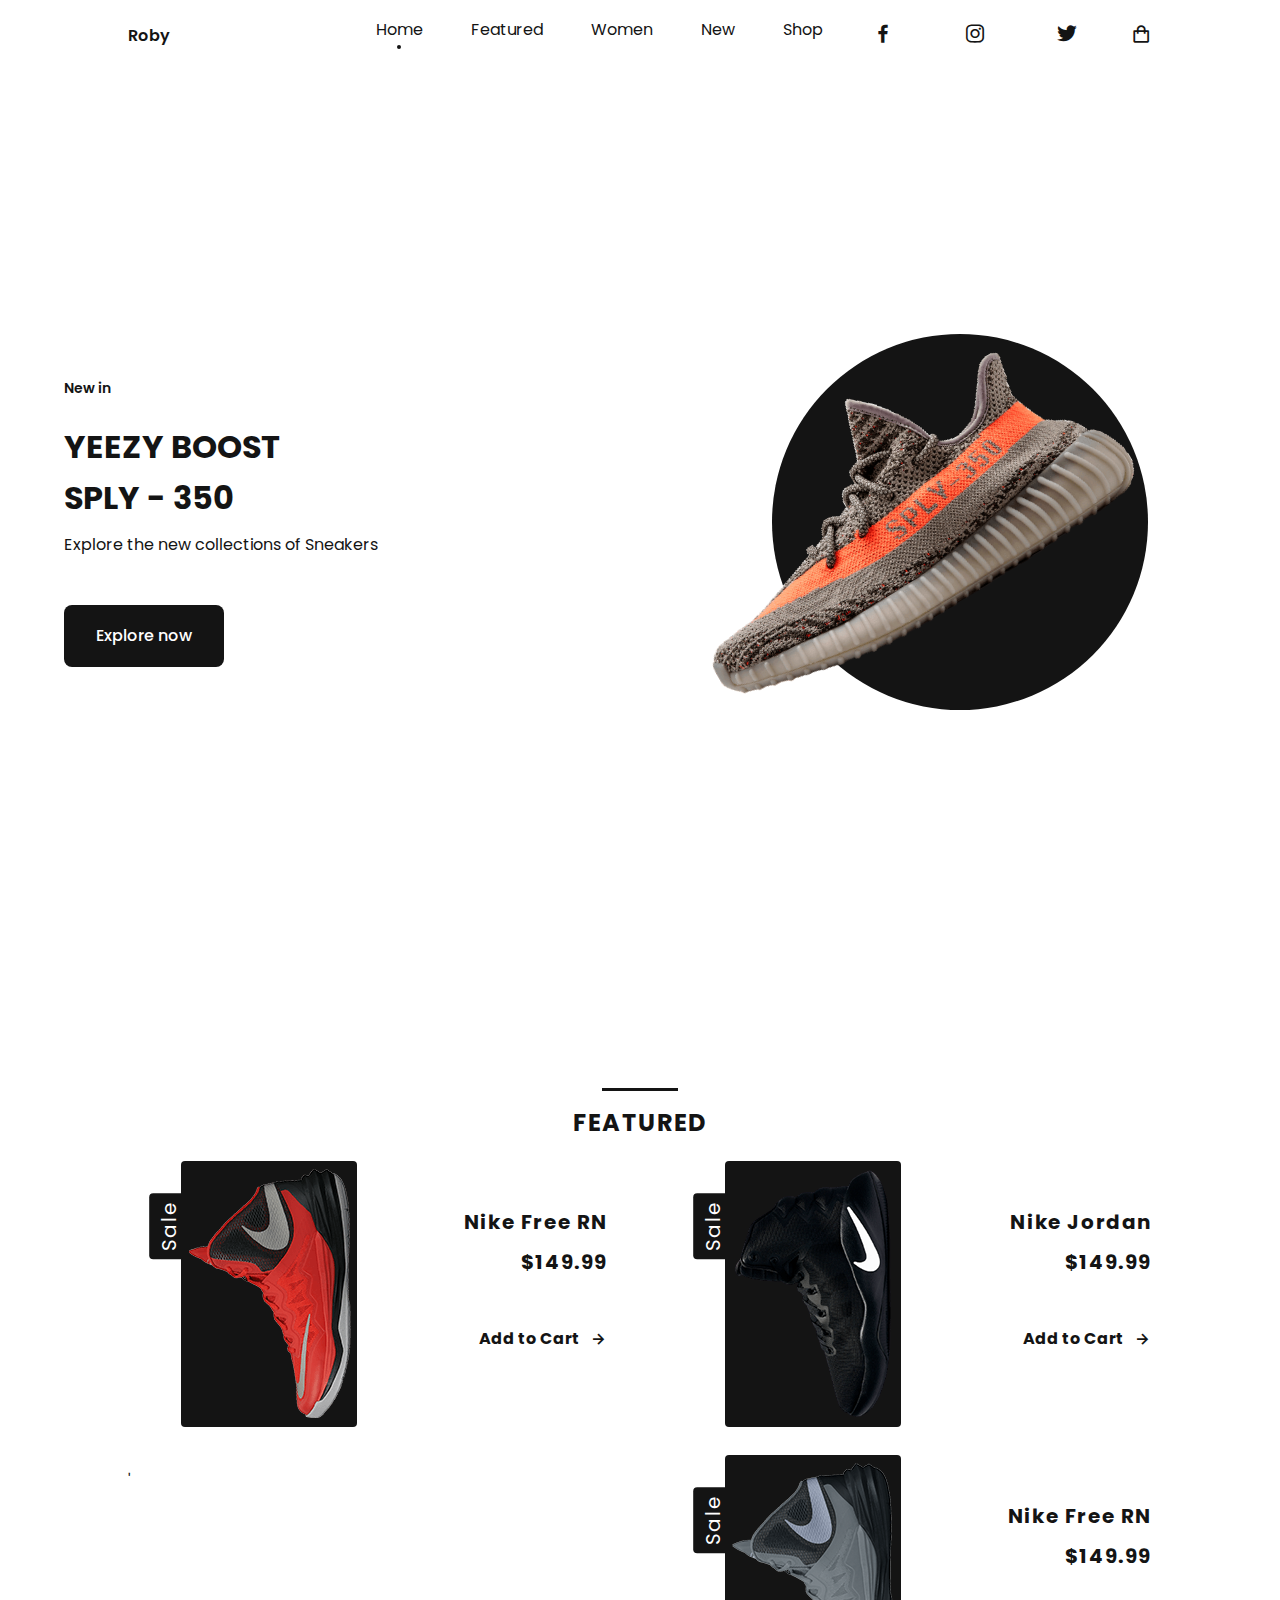
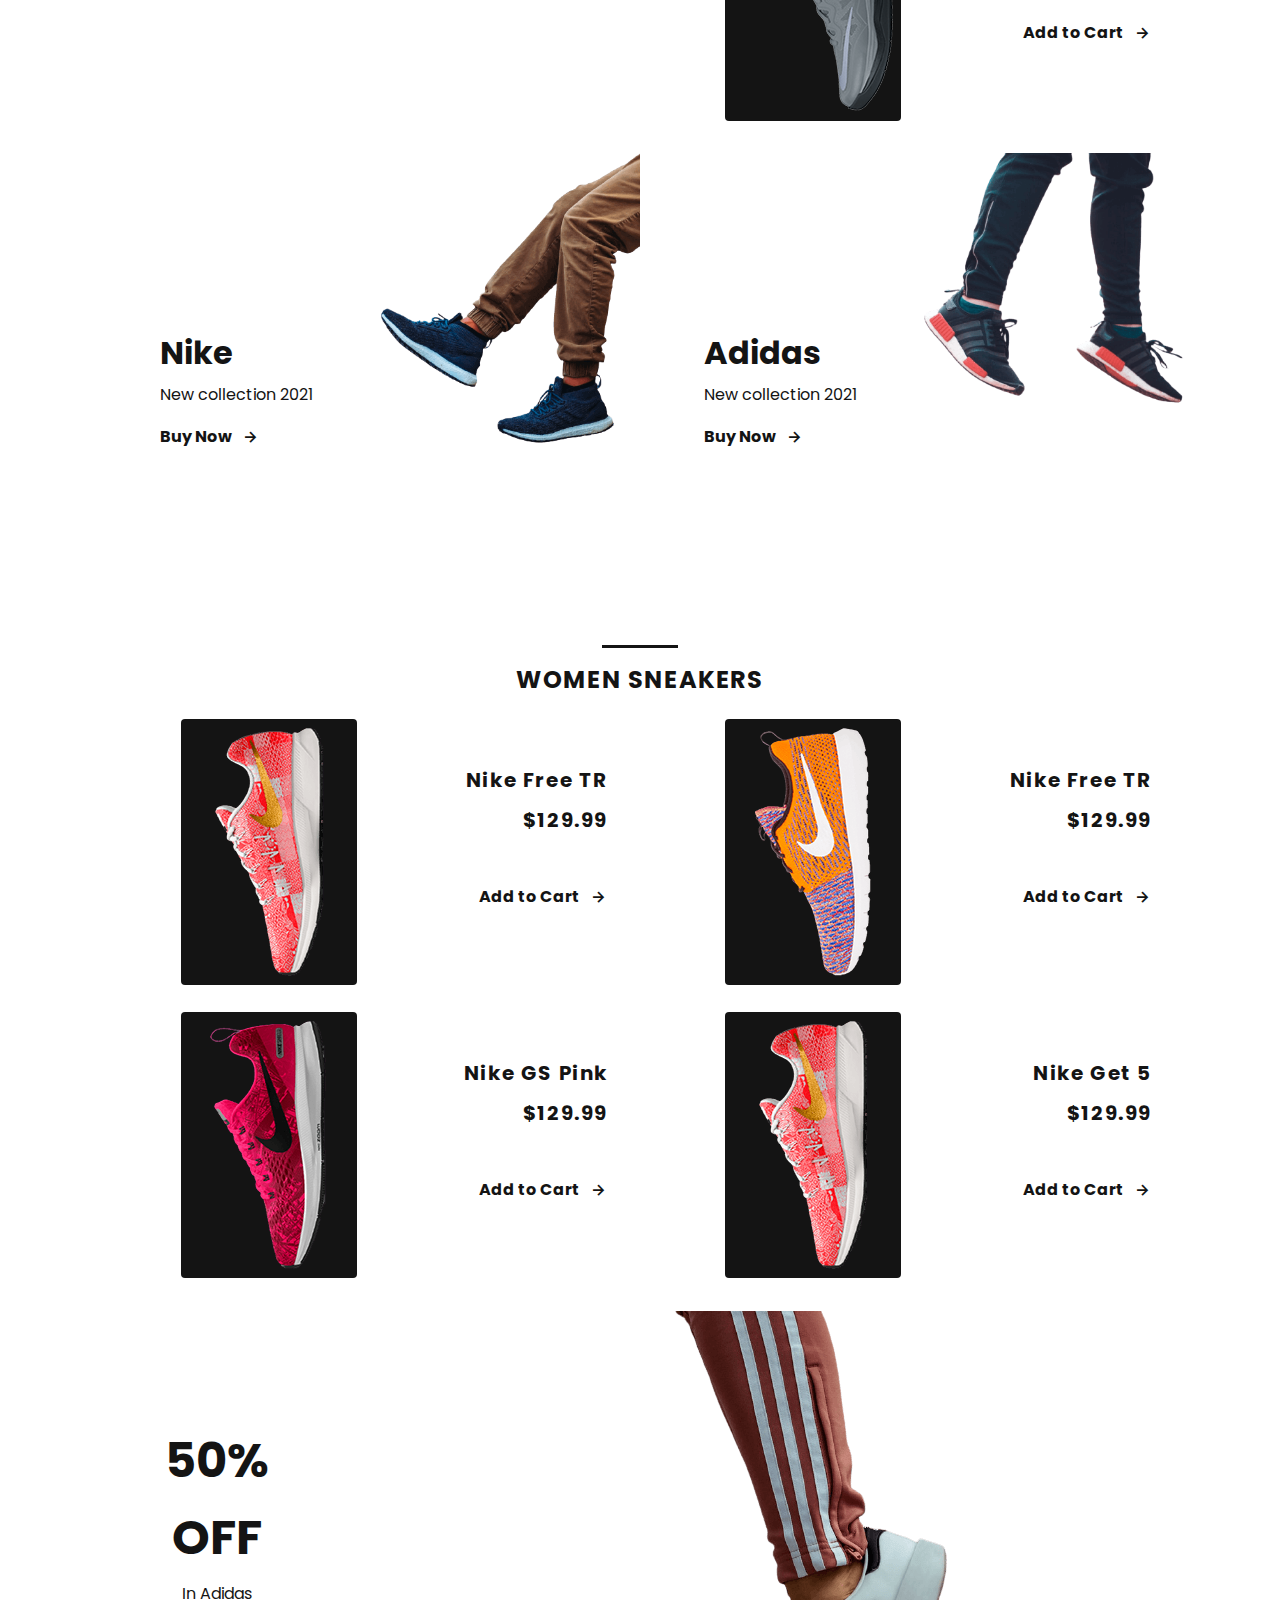
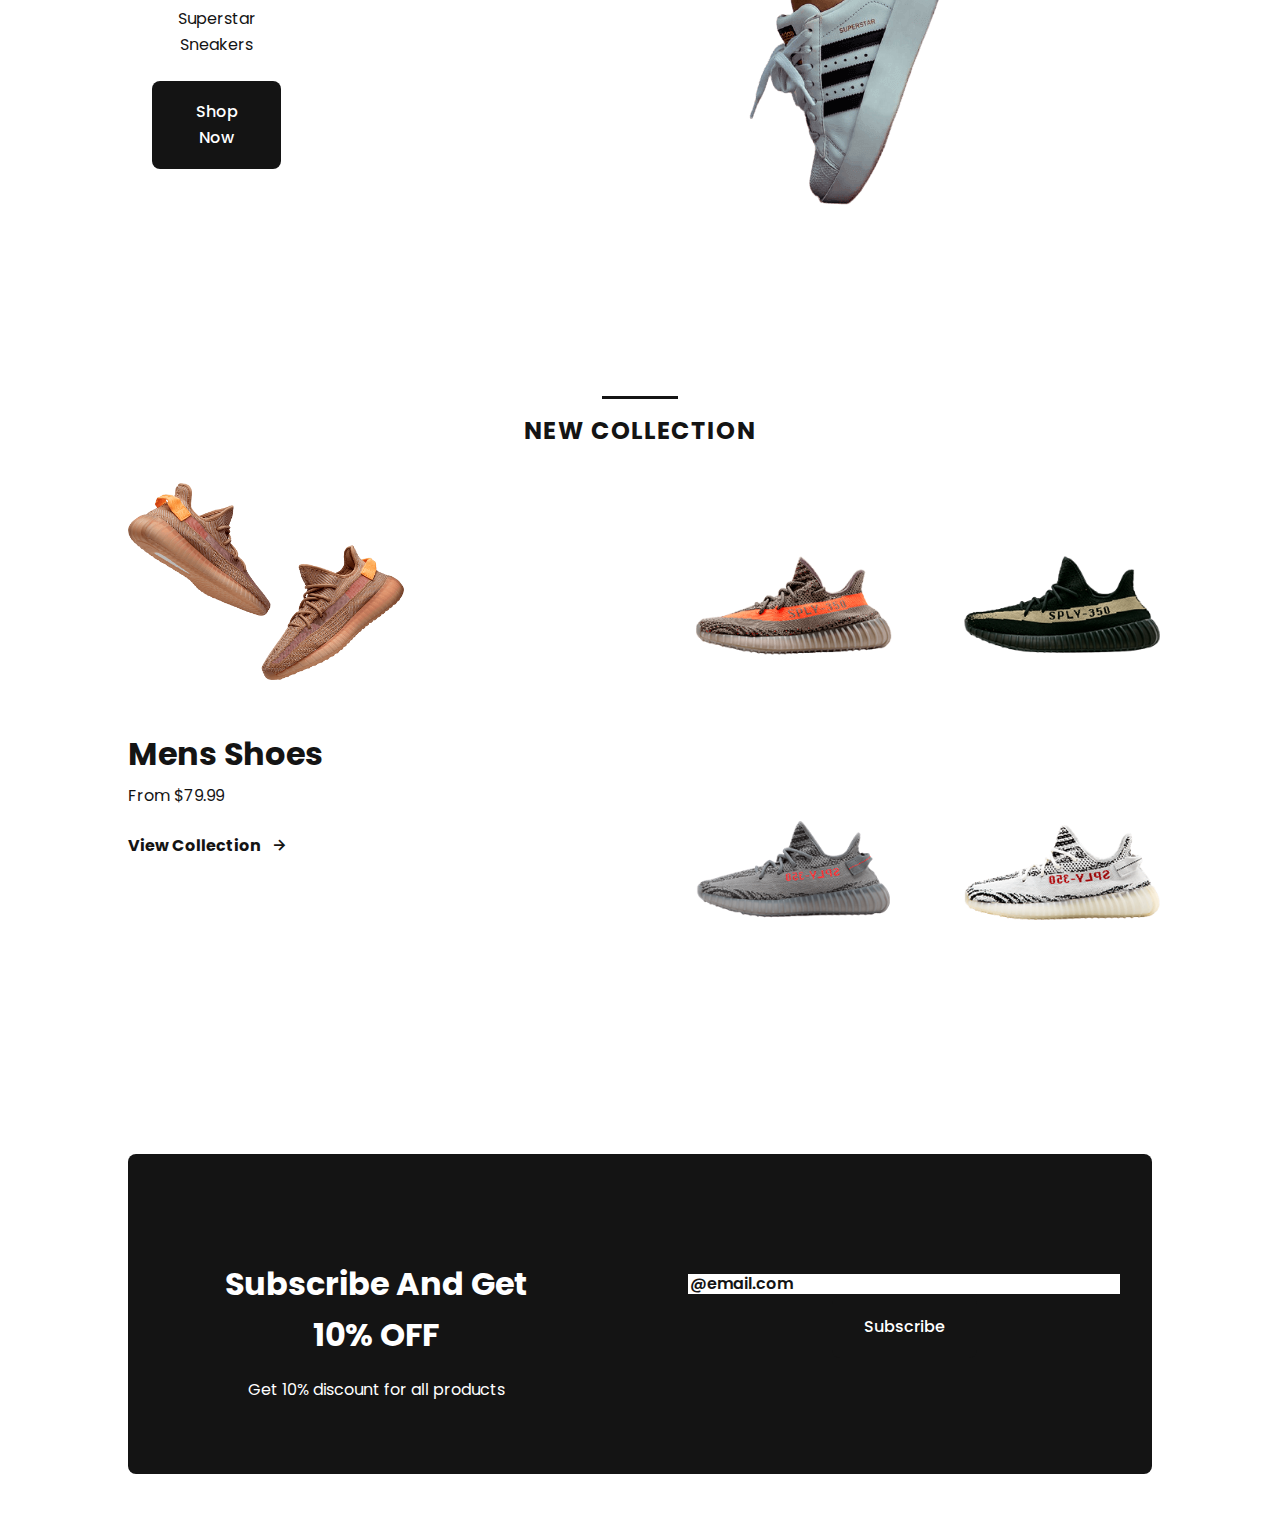
<file: Simple-E_Commerce-website-2/index.html>
<!DOCTYPE html>
<html lang="en">
    <head>
        <meta charset="UTF-8">
        <meta name="viewport" content="width=device-width, initial-scale=1.0">

        <!-- ===== CSS ===== -->
        <link rel="stylesheet" href="assets/css/styles.css">

        <!-- ===== BOX ICONS ===== -->
        <link href='https://cdn.jsdelivr.net/npm/boxicons@2.0.5/css/boxicons.min.css' rel='stylesheet'>

        <title>Responsive Ecommerce Website Sneakers</title>
    </head>
    <body>

        <!--===== HEADER =====-->
        <header class="1-header" id="header">
            <nav class="nav bd-grid">
                <div class="nav__toggle" id="nav-toggle">
                    <i class='bx bxs-grid'></i>
                </div>

                <a href="#" class="nav__logo">Roby</a>

                <div class="nav__menu" id="nav-menu">
                    <ul class="nav__list">
                        <li class="nav__item"><a href="#home" class="nav__link active">Home</a></li>
                        <li class="nav__item"><a href="#featured" class="nav__link">Featured</a></li>
                        <li class="nav__item"><a href="#women" class="nav__link">Women</a></li>
                        <li class="nav__item"><a href="#new" class="nav__link">New</a></li>
                        <li class="nav__item"><a href="./shop.html" class="nav__link">Shop</a></li>
                        <li class="nav__item"><a href="https://www.facebook.com" class="footer__social"><i class='bx bxl-facebook'></i></a></li>
                        <li class="nav__item"><a href="https://www.instagram.com/accounts/login/" class="footer__social"><i class='bx bxl-instagram'></i></a></li>
                        <li class="nav__item"><a href="https://twitter.com/login?lang=en-gb" class="footer__social"><i class='bx bxl-twitter'></i></a></li>
                    </ul>
                </div>

                <div class="nav__shop">
                    <i class='bx bx-shopping-bag' ></i>
                </div>
            </nav>
        </header>

        <main class="l-main">
            <!--===== HOME =====-->
            <section class="home" id="home">
                <div class="home__container bd-grid">
                    <div class="home__sneaker">
                        <div class="home__shape"></div>
                        <img src="assets/img/imghome.png" alt="" class="home__img">
                    </div>

                    <div class="home__data">
                        <span class="home__new">New in</span>
                        <h1 class="home__title">YEEZY BOOST <br> SPLY - 350</h1>
                        <p class="home__description">Explore the new collections of Sneakers</p>
                        <a href="#" class="button">Explore now</a>
                    </div>
                </div>
            </section>

            <!--===== FEATURED =====-->
            <section class="featured section" id="featured">
                <h2 class="section-title">FEATURED</h2>

                <div class="featured__container bd-grid">
                    <article class="sneaker">
                        <div class="sneaker__sale">Sale</div>
                        <img src="assets/img/featured1.png" alt="" class="sneaker__sale">
                        <span class="sneaker__name">Nike Free RN</span>
                        <span class="sneaker__price">$149.99</span>
                        <a href="" class="button-light">Add to Cart <i class='bx bx-right-arrow-alt button-icon' ></i> </a>
                    </article>

                    <article class="sneaker">
                        <div class="sneaker__sale">Sale</div>
                        <img src="assets/img/featured2.png" alt="" class="sneaker__sale">
                        <span class="sneaker__name">Nike Jordan</span>
                        <span class="sneaker__price">$149.99</span>
                        <a href="" class="button-light">Add to Cart <i class='bx bx-right-arrow-alt button-icon' ></i> </a>
                    </article>'
                    
                    <article class="sneaker">
                        <div class="sneaker__sale">Sale</div>
                        <img src="assets/img/featured3.png" alt="" class="sneaker__sale">
                        <span class="sneaker__name">Nike Free RN</span>
                        <span class="sneaker__price">$149.99</span>
                        <a href="" class="button-light">Add to Cart <i class='bx bx-right-arrow-alt button-icon' ></i> </a>
                    </article>
                </div>
            </section>

            <!--===== COLLECTION =====-->
            <section class="collection section">
                <div class="collection_container bd-grid">
                    <div class="collection__card">
                        <div class="collection__data">
                            <h3 class="collection__name">Nike</h3>
                            <p class="collection__description">New collection 2021</p>
                            <a href="#" class="button-light">Buy Now <i class='bx bx-right-arrow-alt button-icon' ></i> </a>
                        </div>

                        <img src="assets/img/collection1.png" alt="" class="collection__img">
                    </div>
                    
                    <div class="collection__card">
                        <div class="collection__data">
                            <h3 class="collection__name">Adidas</h3>
                            <p class="collection__description">New collection 2021</p>
                            <a href="#" class="button-light">Buy Now <i class='bx bx-right-arrow-alt button-icon' ></i> </a>
                        </div>

                        <img src="assets/img/collection2.png" alt="" class="collection__img">
                    </div>

                </div>
            </section>

            <!--===== WOMEN SNEAKERS =====-->
            <section class="women section" id="women">
                <h2 class="section-title">WOMEN SNEAKERS</h2>

                <div class="women__container bd-grid">
                    <article class="sneaker">
                        <img src="assets/img/women1.png" alt="" class="sneaker__sale">
                        <span class="sneaker__name">Nike Free TR</span>
                        <span class="sneaker__price">$129.99</span>
                        <a href="" class="button-light">Add to Cart <i class='bx bx-right-arrow-alt button-icon' ></i> </a>
                    </article>

                    <article class="sneaker">
                        <img src="assets/img/women2.png" alt="" class="sneaker__sale">
                        <span class="sneaker__name">Nike Free TR</span>
                        <span class="sneaker__price">$129.99</span>
                        <a href="" class="button-light">Add to Cart <i class='bx bx-right-arrow-alt button-icon' ></i> </a>
                    </article>

                    <article class="sneaker">
                        <img src="assets/img/women3.png" alt="" class="sneaker__sale">
                        <span class="sneaker__name">Nike GS Pink</span>
                        <span class="sneaker__price">$129.99</span>
                        <a href="" class="button-light">Add to Cart <i class='bx bx-right-arrow-alt button-icon' ></i></a>
                    </article>

                    <article class="sneaker">
                        <img src="assets/img/women1.png" alt="" class="sneaker__sale">
                        <span class="sneaker__name">Nike Get 5</span>
                        <span class="sneaker__price">$129.99</span>
                        <a href="" class="button-light">Add to Cart <i class='bx bx-right-arrow-alt button-icon' ></i></a>
                    </article>
                </div>
            </section>

            <!--===== OFFER =====-->
            <section class="offer section">
                <div class="offer___container bd-grid">
                    <div class="offer__data">
                        <h3 class="offer__title">50% OFF</h3>
                        <p class="offer__description">In Adidas Superstar Sneakers</p>
                        <a href="#" class="button">Shop Now</a>
                    </div>

                    <img src="assets/img/offert.png" alt="" class="offer__img">
                </div>
            </section>

            <!--===== NEW COLLECTION =====-->
            <section class="new section" id="new">
                <h2 class="section-title">NEW COLLECTION</h2>

                <div class="new_container bd-grid">
                    <div class="new_mens">
                        <img src="assets/img/new1.png" alt="" class="new__mens-img">
                        <h3 class="new__title">Mens Shoes</h3>
                        <span class="new__price">From $79.99</span>
                        <a href="#" class="button-light">View Collection <i class='bx bx-right-arrow-alt button-icon' ></i></a>
                    </div>

                    <div class="new__sneaker">
                        <div class="new__sneaker-card">
                            <img src="assets/img/new2.png" alt="" class="new__sneaker-img">
                            <div class="new__sneaker-overlay">
                                <a href="#" class="button">Add to Cart</a>
                            </div>
                        </div>

                        <div class="new__sneaker-card">
                            <img src="assets/img/new3.png" alt="" class="new__sneaker-img">
                            <div class="new__sneaker-overlay">
                                <a href="#" class="button">Add to Cart</a>
                            </div>
                        </div>

                        <div class="new__sneaker-card">
                            <img src="assets/img/new4.png" alt="" class="new__sneaker-img">
                            <div class="new__sneaker-overlay">
                                <a href="#" class="button">Add to Cart</a>
                            </div>
                        </div>

                        <div class="new__sneaker-card">
                            <img src="assets/img/new5.png" alt="" class="new__sneaker-img">
                            <div class="new__sneaker-overlay">
                                <a href="#" class="button">Add to Cart</a>
                            </div>
                        </div>
                    </div>
                </div>
            </section>

            <!--===== NEWSLETTER =====-->
            <section class="newsletter section">
                <div class="newsletter__container bd-grid">
                    <div>
                        <h3 class="newsletter__title">Subscribe And Get <br> 10% OFF</h3>
                        <p class="newsletter__description">Get 10% discount for all products</p>
                    </div>

                    <form action="" class="newsletter_subscribe">
                        <input type="text" placeholder="@email.com" class="newsletter__input">
                        <a href="#" class="button">Subscribe</a>
                    </form>
                </div>
            </section>
        </main>

        <!--===== FOOTER =====-->
       <!-- <footer class="footer section">
            <div class="footer__container bd-grid">
                <div class="footer__box">
                    <h3 class="footer__title">Roby</h3>
                    <p class="footer__description">New collection of shoes 2021.</p>
                </div>

                <div class="footer__box">
                    <h3 class="footer__title">EXPLORE</h3>
                    <ul>
                        <li><a href="#home" class="footer__link">Home</a></li>
                        <li><a href="#featured" class="footer__link">Featured</a></li>
                        <li><a href="#women" class="footer__link">Women</a></li>
                        <li><a href="#new" class="footer__link">New</a></li>
                    </ul>
                </div>

                <div class="footer__box">
                    <h3 class="footer__title">SUPPORT</h3>
                    <ul>
                        <li><a href="#" class="footer__link">Product Help</a></li>
                        <li><a href="#" class="footer__link">Customer Care</a></li>
                        <li><a href="#" class="footer__link">Authorized Service</a></li>
                    </ul>
                </div>

                <div class="footer__box">
                    <a href="#" class="footer__social"><i class='bx bxl-facebook'></i></a>
                    <a href="#" class="footer__social"><i class='bx bxl-instagram'></i></a>
                    <a href="#" class="footer__social"><i class='bx bxl-twitter'></i></a>
                </div>
            </div>

            <p class="footer__copy">&#169; 2021 DSU Bois. All Rights Reserved.</p>
        </footer>
        -->

        <!--===== MAIN JS =====-->
        <script src="assets/js/main.js"></script>
        
    </body>
</html>
</file>
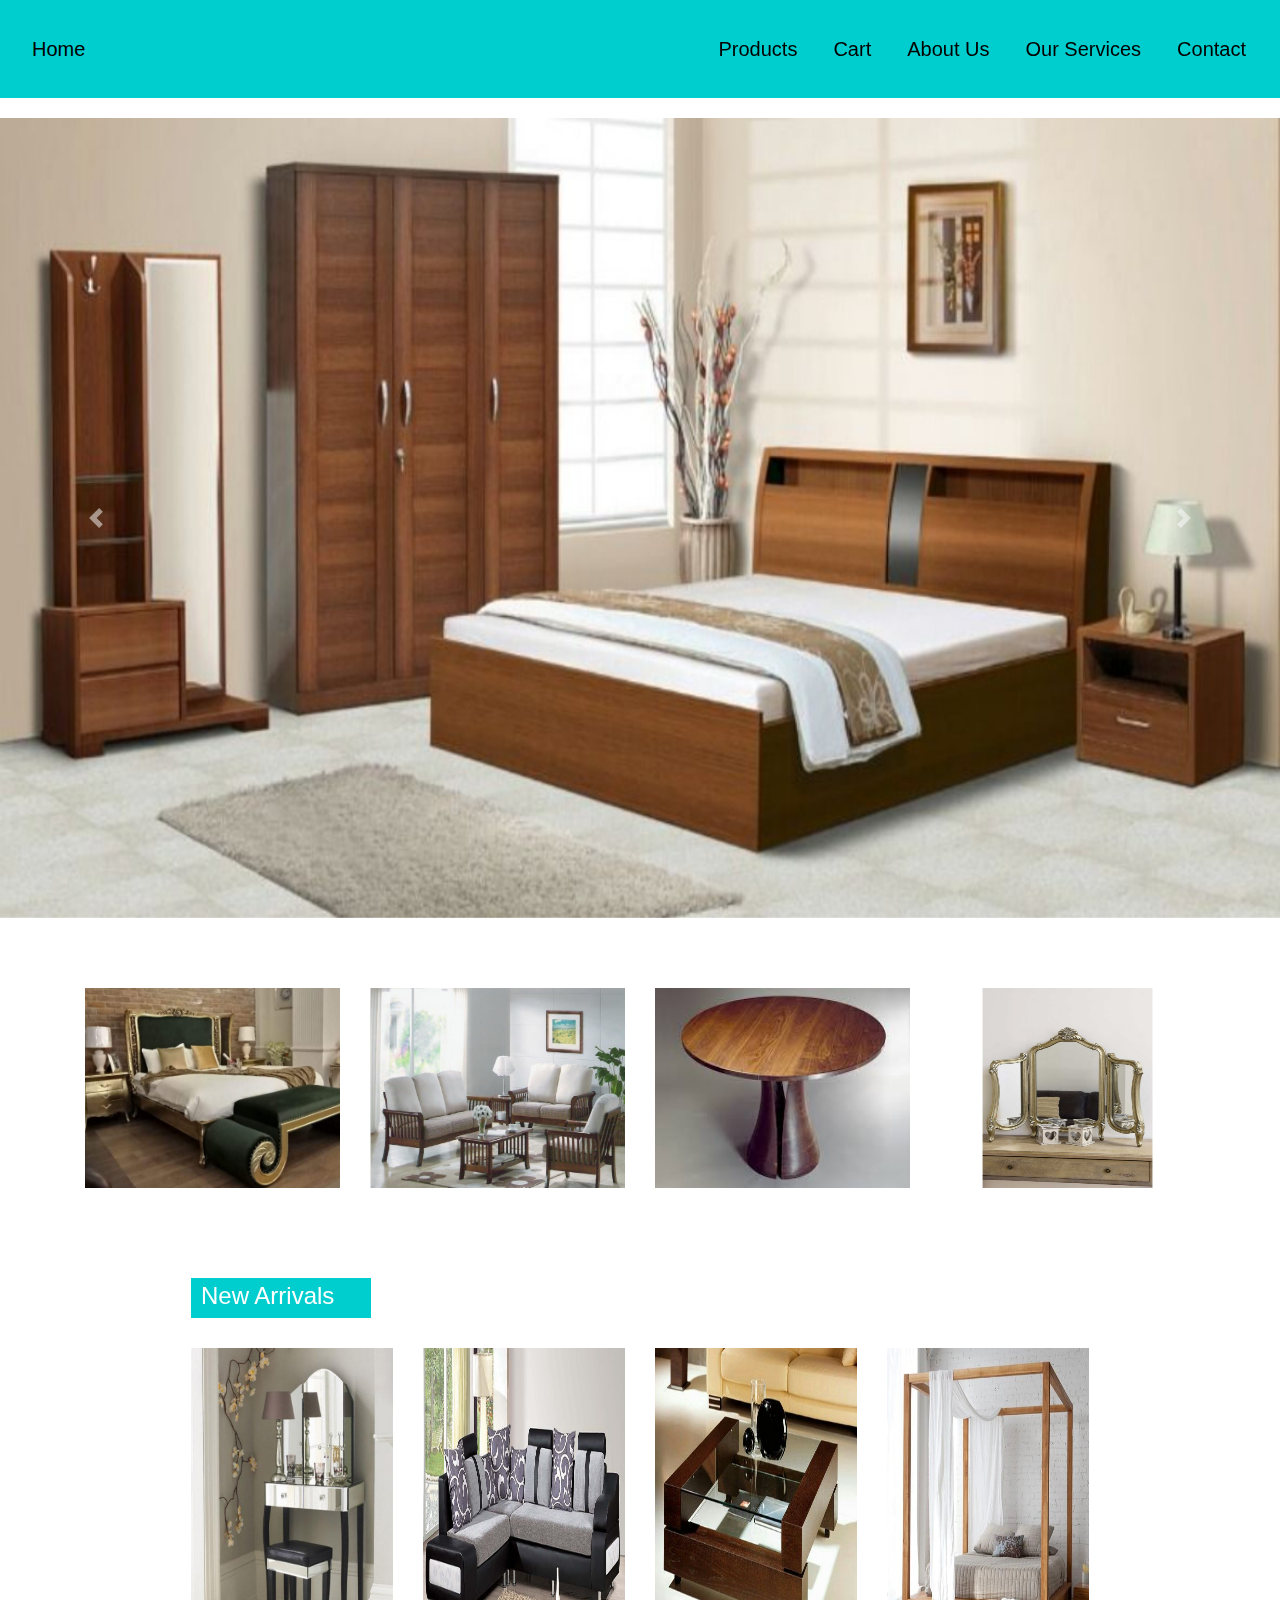
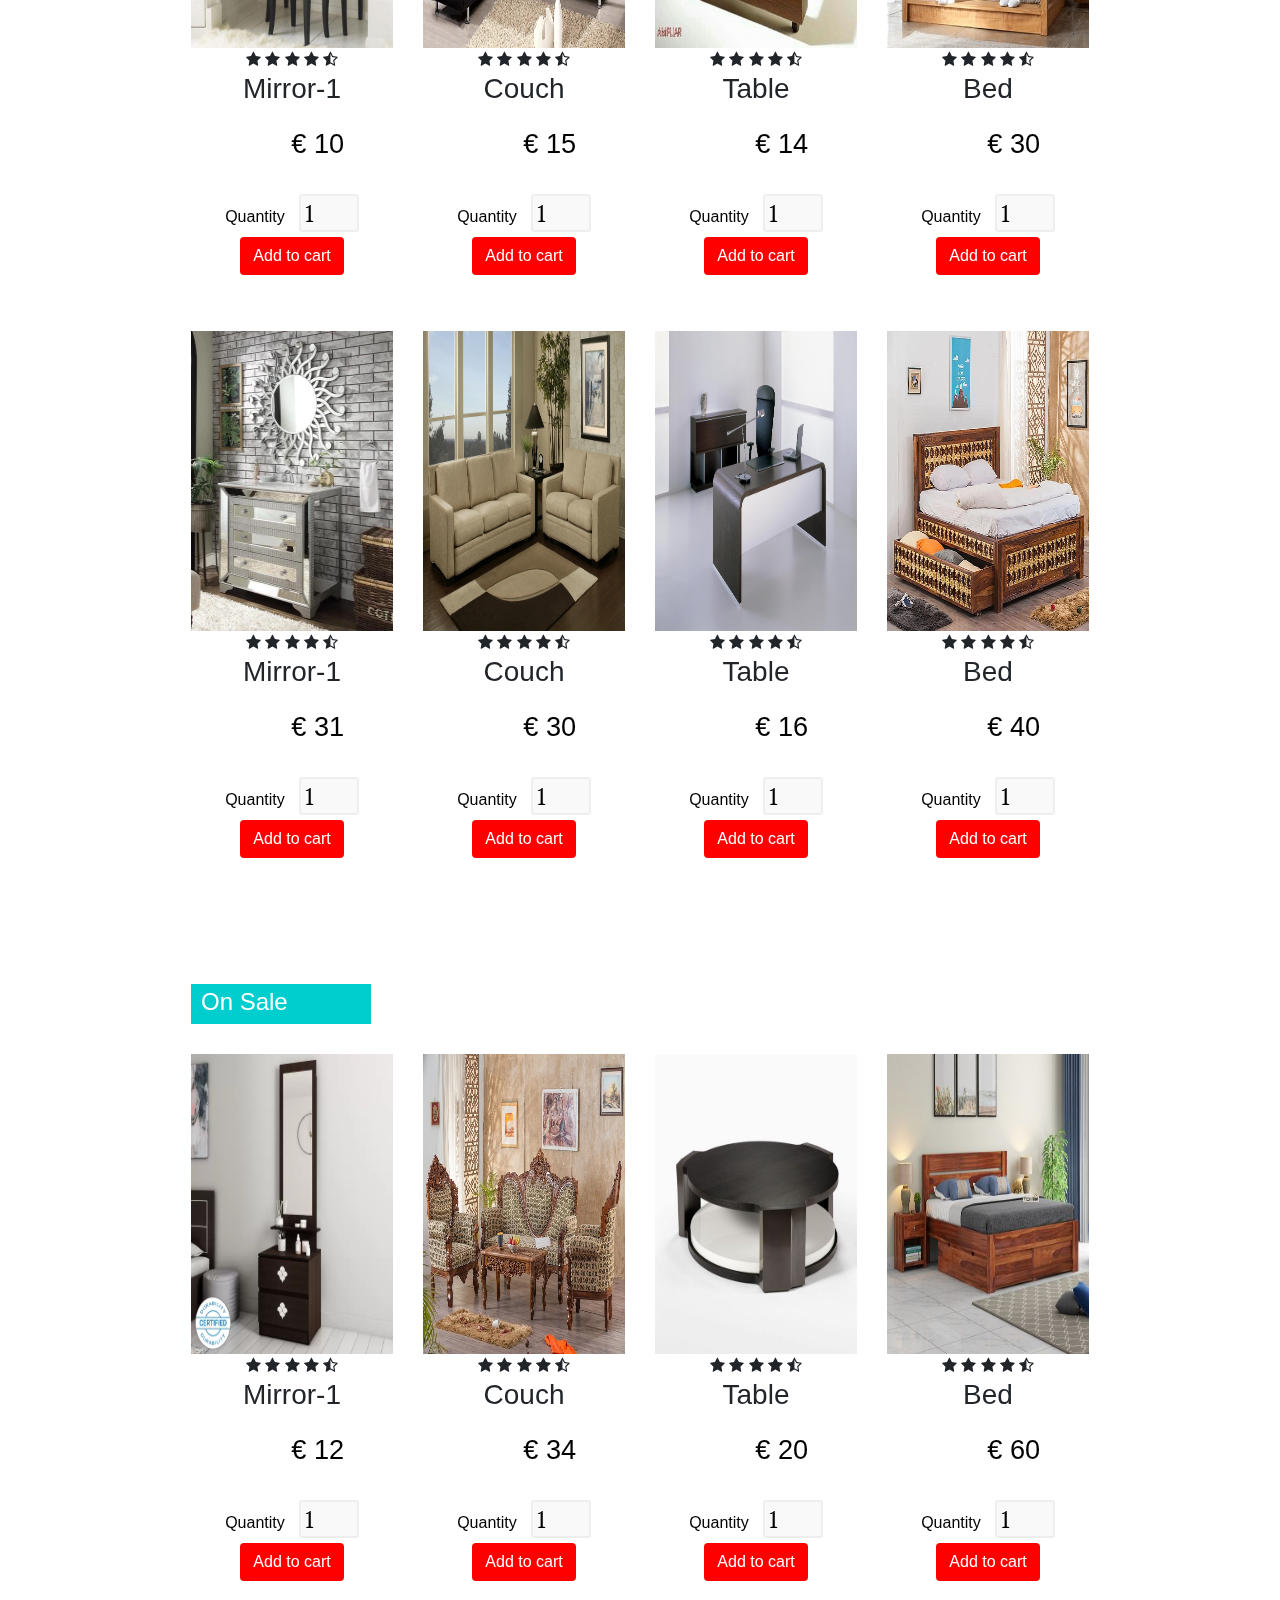
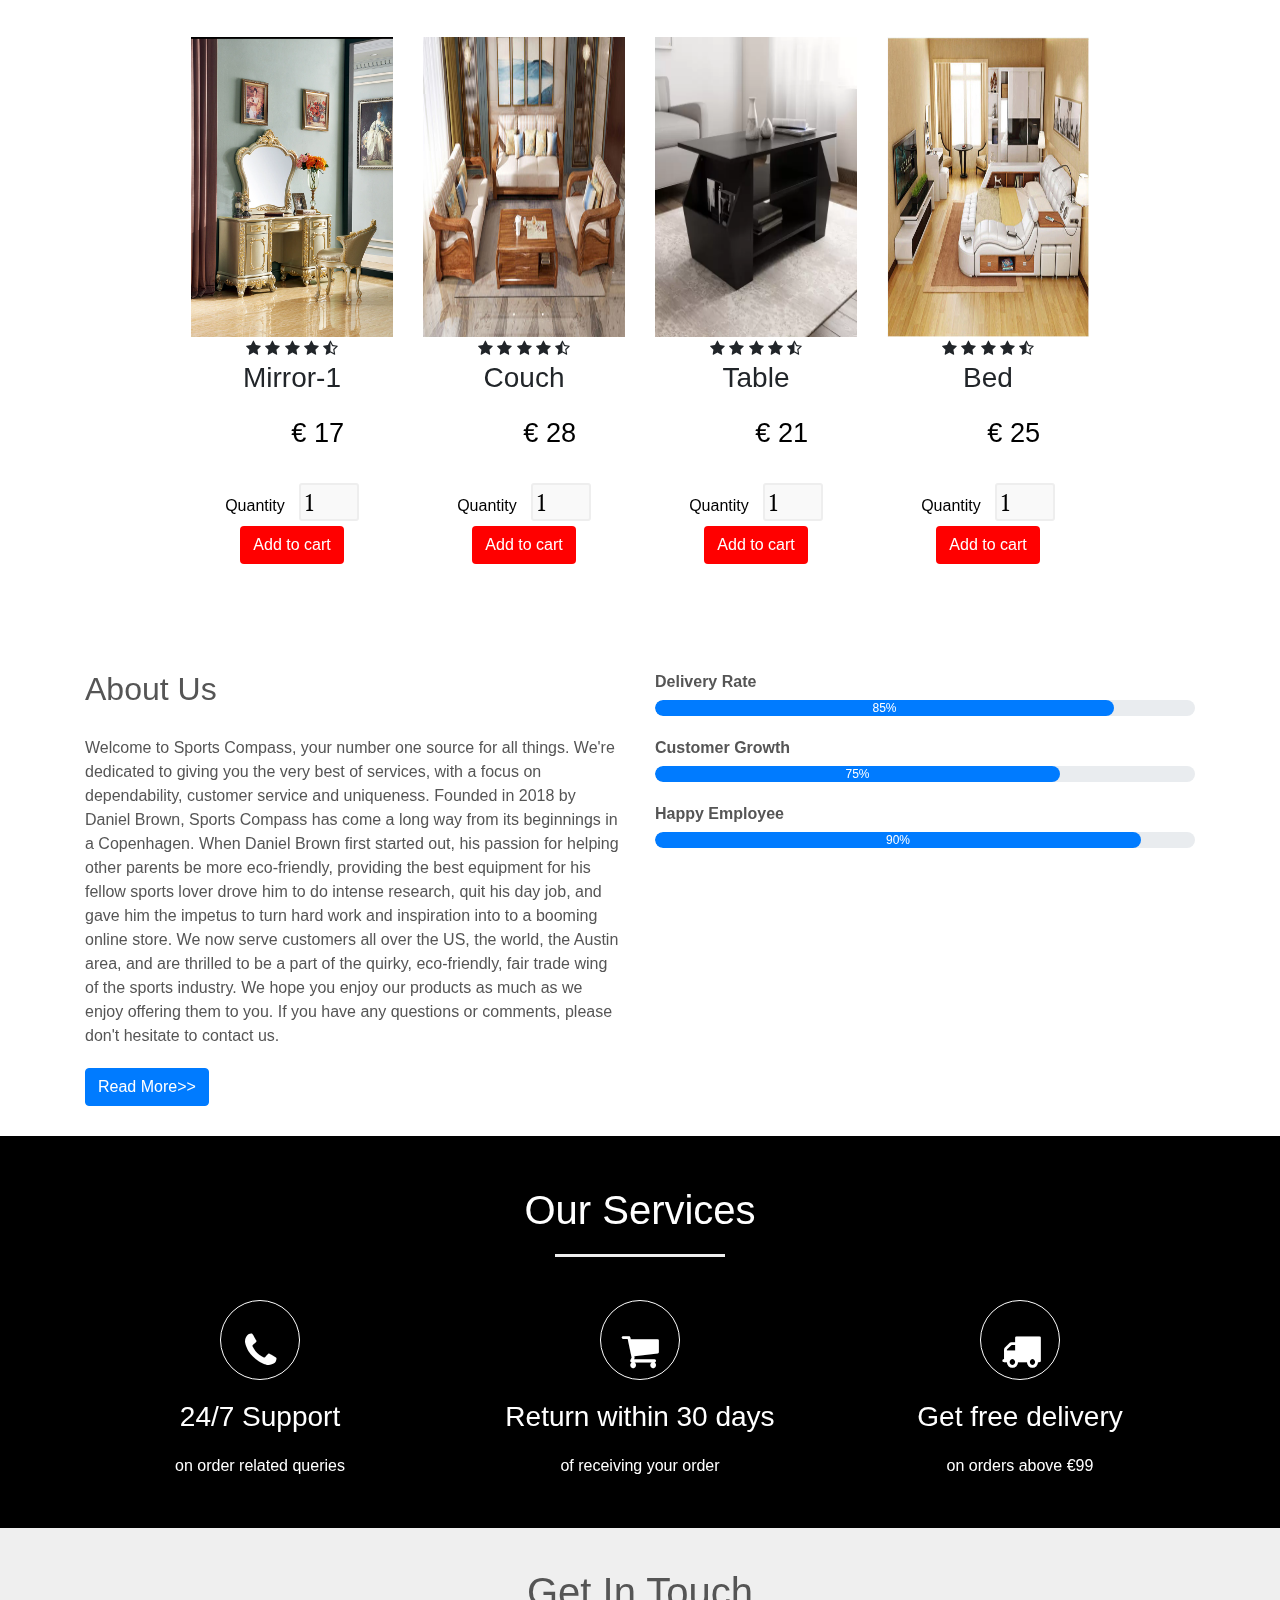
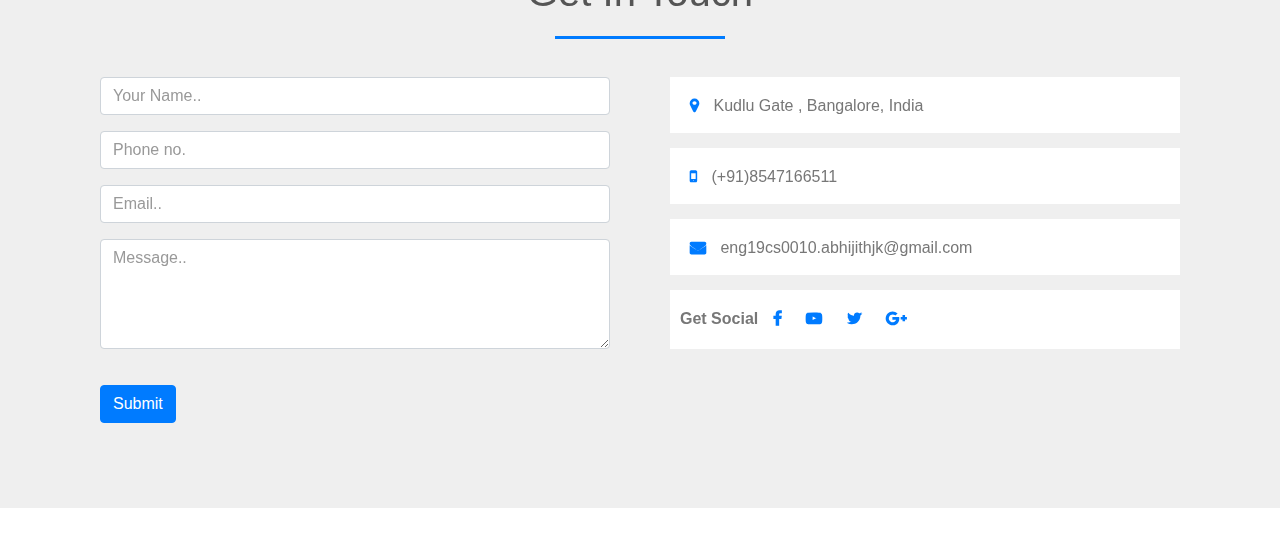
<file: Simple-E_Commerce-website-1/web1/index.html>
<!DOCTYPE html>
<html>
<head>
<title>Online Store</title>
<meta charset="utf-8" />
<meta name="viewpoint" content="width=device-width,initial-scal=1.0">
<meta http-equip="X-UA-compatible" content="ie=edge">
<link rel="stylesheet" href="style.css" media="screen" type="text/css" />
<link rel="stylesheet" href="https://stackpath.bootstrapcdn.com/bootstrap/4.4.1/css/bootstrap.min.css">
<link rel="stylesheet" href="https://stackpath.bootstrapcdn.com/font-awesome/4.7.0/css/font-awesome.min.css">
<script type="text/javascript" src="http://ajax.googleapis.com/ajax/libs/jquery/2.0.3/jquery.min.js"></script>
<script type="text/javascript" src="jquery.store.js"></script>
<script src="https://stackpath.bootstrapcdn.com/bootstrap/4.4.1/js/bootstrap.min.js"></script>
</head>

<body>

<section id="nav-bar">
		<nav class="navbar navbar-expand-lg navbar-light">
  		
  		<button class="navbar-toggler" type="button" data-toggle="collapse" data-target="#navbarNav" aria-controls="navbarNav" aria-expanded="false" aria-label="Toggle navigation">
    			<span class="navbar-toggler-icon"></span>
  		</button>
  		<div class="topnav">
  		<a style="color:black;" class="active" href="#home">Home</a>
		</div> 
  		<div class="collapse navbar-collapse" id="navbarNav">
  		
    		<ul class="navbar-nav ml-auto">
    		 
    		 <li class="nav-item">
        		<a style="color:black;" class="nav-link" href="#featured-categories">Products</a>
      		</li>
      		<li class="nav-item">
        		<a style="color:black;" class="nav-link" href="cart.html">Cart</a>
			
      		</li>
      		
      		
      		<li class="nav-item">
        		<a style="color:black;" class="nav-link" href="#about">About Us</a>
      		</li>
      		
      		<li class="nav-item">
        		<a style="color:black;" class="nav-link" href="#services">Our Services</a>
      		</li>
      		
      		<li class="nav-item">
        		<a style="color:black;" class="nav-link" href="#contact">Contact</a>
      		</li>
      		
      		
    		</ul>
  		</div>
		</nav>


	<div class="slider">
		<div id="carouselExampleInterval" class="carousel slide" data-ride="carousel">
  <div class="carousel-inner">
    <div class="carousel-item active" data-interval="10000">
      <img src="images/image1.jpg" class="d-block w-100" alt="..." style="width:auto;height:800px;">
    </div>
    <div class="carousel-item" data-interval="2000">
      <img src="images/image2.jpeg" class="d-block w-100" alt="..." style="width:auto;height:800px;">
    </div>
    <div class="carousel-item">
      <img src="images/image4.jpg" class="d-block w-100" alt="..." style="width:auto;height:800px;">
    </div>
  </div>
  <a class="carousel-control-prev" href="#carouselExampleInterval" role="button" data-slide="prev">
    <span class="carousel-control-prev-icon" aria-hidden="true"></span>
    <span class="sr-only">Previous</span>
  </a>
  <a class="carousel-control-next" href="#carouselExampleInterval" role="button" data-slide="next">
    <span class="carousel-control-next-icon" aria-hidden="true"></span>
    <span class="sr-only">Next</span>
  </a>
</div>
	</div>
		




	<!------Featured Categories----->
	<section class="featured-categories">
		<div class="container">
			<div class="row">
				<div class="col-md-3">
				<img src="images/bed5.jpg">
				</div>
				<div class="col-md-3">
				<img src="images/sofa5.jpg">
				</div>
				<div class="col-md-3">
				<img src="images/table5.jpg">
				</div>
				<div class="col-md-3">
				<img src="images/mirror5.jpg">
				</div>
				
			
			</div>
		
		</div>
	</section>
	
	
<section class="new-arrivals">
<div id="site">
	<div class="container">
		<div class="title-box">
		<h2>New Arrivals</h2>
		</div>
		<div class="row">
			<div class="col-md-3">
			<div class="product-top">
				<img src="images/mirror1.jpg">
				<div class="overlay-right">
					<button type="button" class="btn btn-secondary" title="Quick Shop">
					<i class="fa fa-eye"></i>
					</button>
					
					<button type="button" class="btn btn-secondary" title="Add to Wishlist">
					<i class="fa fa-heart-o"></i>
					</button>
					
					<button type="button" class="btn btn-secondary" title="Add to Cart">
					<i class="fa fa-shopping-cart"></i>
					</button>
				</div>
			</div>
			
			
			<div class="product-bottom text-center">
			<i class="fa fa-star"></i>
			<i class="fa fa-star"></i>
			<i class="fa fa-star"></i>
			<i class="fa fa-star"></i>
			<i class="fa fa-star-half-o"></i>
			<h3>Mirror-1</h3>
			<div class="product-description" data-name="Mirror" data-price="10">
				
				<p class="product-price">&euro; 10</p>
				<form class="add-to-cart" action="cart.html" method="post">
							<div>
								<label for="qty-2">Quantity</label>
								<input type="text" name="qty-2" id="qty-2" class="qty" value="1" />
							</div>
							<p><input type="submit" value="Add to cart" class="btn" /></p>
						</form>
						
			</div>
			</div>
			</div>

			
			<div class="col-md-3">
			<div class="product-top">
				<img src="images/sofa1.jpg">
				<div class="overlay-right">
					<button type="button" class="btn btn-secondary" title="Quick Shop">
					<i class="fa fa-eye"></i>
					</button>
					
					<button type="button" class="btn btn-secondary" title="Add to Wishlist">
					<i class="fa fa-heart-o"></i>
					</button>
					
					<button type="button" class="btn btn-secondary" title="Add to Cart">
					<i class="fa fa-shopping-cart"></i>
					</button>
				</div>
			</div>
			
			
			<div class="product-bottom text-center">
			<i class="fa fa-star"></i>
			<i class="fa fa-star"></i>
			<i class="fa fa-star"></i>
			<i class="fa fa-star"></i>
			<i class="fa fa-star-half-o"></i>
			<h3>Couch</h3>
			<div class="product-description" data-name="Couch" data-price="15">
				
				<p class="product-price">&euro; 15</p>
				<form class="add-to-cart" action="cart.html" method="post">
							<div>
								<label for="qty-2">Quantity</label>
								<input type="text" name="qty-2" id="qty-2" class="qty" value="1" />
							</div>
							<p><input type="submit" value="Add to cart" class="btn" /></p>
						</form>
						
			</div>
			</div>
			</div>



			<div class="col-md-3">
			<div class="product-top">
				<img src="images/table1.jpg">
				<div class="overlay-right">
					<button type="button" class="btn btn-secondary" title="Quick Shop">
					<i class="fa fa-eye"></i>
					</button>
					
					<button type="button" class="btn btn-secondary" title="Add to Wishlist">
					<i class="fa fa-heart-o"></i>
					</button>
					
					<button type="button" class="btn btn-secondary" title="Add to Cart">
					<i class="fa fa-shopping-cart"></i>
					</button>
				</div>
			</div>
			
			
			<div class="product-bottom text-center">
			<i class="fa fa-star"></i>
			<i class="fa fa-star"></i>
			<i class="fa fa-star"></i>
			<i class="fa fa-star"></i>
			<i class="fa fa-star-half-o"></i>
			<h3>Table</h3>
			<div class="product-description" data-name="Table" data-price="14">
				
				<p class="product-price">&euro; 14</p>
				<form class="add-to-cart" action="cart.html" method="post">
							<div>
								<label for="qty-2">Quantity</label>
								<input type="text" name="qty-2" id="qty-2" class="qty" value="1" />
							</div>
							<p><input type="submit" value="Add to cart" class="btn" /></p>
						</form>
						
			</div>
			</div>
			</div>



			<div class="col-md-3">
			<div class="product-top">
				<img src="images/bed1.jpg">
				<div class="overlay-right">
					<button type="button" class="btn btn-secondary" title="Quick Shop">
					<i class="fa fa-eye"></i>
					</button>
					
					<button type="button" class="btn btn-secondary" title="Add to Wishlist">
					<i class="fa fa-heart-o"></i>
					</button>
					
					<button type="button" class="btn btn-secondary" title="Add to Cart">
					<i class="fa fa-shopping-cart"></i>
					</button>
				</div>
			</div>
			
			
			<div class="product-bottom text-center">
			<i class="fa fa-star"></i>
			<i class="fa fa-star"></i>
			<i class="fa fa-star"></i>
			<i class="fa fa-star"></i>
			<i class="fa fa-star-half-o"></i>
			<h3>Bed</h3>
			<div class="product-description" data-name="Bed" data-price="30">
				
				<p class="product-price">&euro; 30</p>
				<form class="add-to-cart" action="cart.html" method="post">
							<div>
								<label for="qty-2">Quantity</label>
								<input type="text" name="qty-2" id="qty-2" class="qty" value="1" />
							</div>
							<p><input type="submit" value="Add to cart" class="btn" /></p>
						</form>
						
			</div>
			</div>
			</div>			

		</div>



	<div class="row">
			<div class="col-md-3">
			<div class="product-top">
				<img src="images/mirror2.jpg">
				<div class="overlay-right">
					<button type="button" class="btn btn-secondary" title="Quick Shop">
					<i class="fa fa-eye"></i>
					</button>
					
					<button type="button" class="btn btn-secondary" title="Add to Wishlist">
					<i class="fa fa-heart-o"></i>
					</button>
					
					<button type="button" class="btn btn-secondary" title="Add to Cart">
					<i class="fa fa-shopping-cart"></i>
					</button>
				</div>
			</div>
			
			
			<div class="product-bottom text-center">
			<i class="fa fa-star"></i>
			<i class="fa fa-star"></i>
			<i class="fa fa-star"></i>
			<i class="fa fa-star"></i>
			<i class="fa fa-star-half-o"></i>
			<h3>Mirror-1</h3>
			<div class="product-description" data-name="Mirror-1" data-price="31">
				
				<p class="product-price">&euro; 31</p>
				<form class="add-to-cart" action="cart.html" method="post">
							<div>
								<label for="qty-2">Quantity</label>
								<input type="text" name="qty-2" id="qty-2" class="qty" value="1" />
							</div>
							<p><input type="submit" value="Add to cart" class="btn" /></p>
						</form>
						
			</div>
			</div>
			</div>

			
			<div class="col-md-3">
			<div class="product-top">
				<img src="images/sofa2.jpg">
				<div class="overlay-right">
					<button type="button" class="btn btn-secondary" title="Quick Shop">
					<i class="fa fa-eye"></i>
					</button>
					
					<button type="button" class="btn btn-secondary" title="Add to Wishlist">
					<i class="fa fa-heart-o"></i>
					</button>
					
					<button type="button" class="btn btn-secondary" title="Add to Cart">
					<i class="fa fa-shopping-cart"></i>
					</button>
				</div>
			</div>
			
			
			<div class="product-bottom text-center">
			<i class="fa fa-star"></i>
			<i class="fa fa-star"></i>
			<i class="fa fa-star"></i>
			<i class="fa fa-star"></i>
			<i class="fa fa-star-half-o"></i>
			<h3>Couch</h3>
			<div class="product-description" data-name="Couch" data-price="30">
				
				<p class="product-price">&euro; 30</p>
				<form class="add-to-cart" action="cart.html" method="post">
							<div>
								<label for="qty-2">Quantity</label>
								<input type="text" name="qty-2" id="qty-2" class="qty" value="1" />
							</div>
							<p><input type="submit" value="Add to cart" class="btn" /></p>
						</form>
						
			</div>
			</div>
			</div>



			<div class="col-md-3">
			<div class="product-top">
				<img src="images/table2.jpg">
				<div class="overlay-right">
					<button type="button" class="btn btn-secondary" title="Quick Shop">
					<i class="fa fa-eye"></i>
					</button>
					
					<button type="button" class="btn btn-secondary" title="Add to Wishlist">
					<i class="fa fa-heart-o"></i>
					</button>
					
					<button type="button" class="btn btn-secondary" title="Add to Cart">
					<i class="fa fa-shopping-cart"></i>
					</button>
				</div>
			</div>
			
			
			<div class="product-bottom text-center">
			<i class="fa fa-star"></i>
			<i class="fa fa-star"></i>
			<i class="fa fa-star"></i>
			<i class="fa fa-star"></i>
			<i class="fa fa-star-half-o"></i>
			<h3>Table</h3>
			<div class="product-description" data-name="Table" data-price="16">
				
				<p class="product-price">&euro; 16</p>
				<form class="add-to-cart" action="cart.html" method="post">
							<div>
								<label for="qty-2">Quantity</label>
								<input type="text" name="qty-2" id="qty-2" class="qty" value="1" />
							</div>
							<p><input type="submit" value="Add to cart" class="btn" /></p>
						</form>
						
			</div>
			</div>
			</div>



			<div class="col-md-3">
			<div class="product-top">
				<img src="images/bed2.jpg">
				<div class="overlay-right">
					<button type="button" class="btn btn-secondary" title="Quick Shop">
					<i class="fa fa-eye"></i>
					</button>
					
					<button type="button" class="btn btn-secondary" title="Add to Wishlist">
					<i class="fa fa-heart-o"></i>
					</button>
					
					<button type="button" class="btn btn-secondary" title="Add to Cart">
					<i class="fa fa-shopping-cart"></i>
					</button>
				</div>
			</div>
			
			
			<div class="product-bottom text-center">
			<i class="fa fa-star"></i>
			<i class="fa fa-star"></i>
			<i class="fa fa-star"></i>
			<i class="fa fa-star"></i>
			<i class="fa fa-star-half-o"></i>
			<h3>Bed</h3>
			<div class="product-description" data-name="Bed" data-price="40">
				
				<p class="product-price">&euro; 40</p>
				<form class="add-to-cart" action="cart.html" method="post">
							<div>
								<label for="qty-2">Quantity</label>
								<input type="text" name="qty-2" id="qty-2" class="qty" value="1" />
							</div>
							<p><input type="submit" value="Add to cart" class="btn" /></p>
						</form>
						
			</div>
			</div>
			</div>	
		</div>






	</div>
</div>
</section>
	
	
<section class="on-sale">
<div id="site">
	<div class="container">
		<div class="title-box">
		<h2>On Sale</h2>
		</div>
		<div class="row">
			<div class="col-md-3">
			<div class="product-top">
				<img src="images/mirror3.jpg">
				<div class="overlay-right">
					<button type="button" class="btn btn-secondary" title="Quick Shop">
					<i class="fa fa-eye"></i>
					</button>
					
					<button type="button" class="btn btn-secondary" title="Add to Wishlist">
					<i class="fa fa-heart-o"></i>
					</button>
					
					<button type="button" class="btn btn-secondary" title="Add to Cart">
					<i class="fa fa-shopping-cart"></i>
					</button>
				</div>
			</div>
			
			
			<div class="product-bottom text-center">
			<i class="fa fa-star"></i>
			<i class="fa fa-star"></i>
			<i class="fa fa-star"></i>
			<i class="fa fa-star"></i>
			<i class="fa fa-star-half-o"></i>
			<h3>Mirror-1</h3>
			<div class="product-description" data-name="Mirror-1" data-price="12">
				
				<p class="product-price">&euro; 12</p>
				<form class="add-to-cart" action="cart.html" method="post">
							<div>
								<label for="qty-2">Quantity</label>
								<input type="text" name="qty-2" id="qty-2" class="qty" value="1" />
							</div>
							<p><input type="submit" value="Add to cart" class="btn" /></p>
						</form>
						
			</div>
			</div>
			</div>

			
			<div class="col-md-3">
			<div class="product-top">
				<img src="images/sofa3.jpg">
				<div class="overlay-right">
					<button type="button" class="btn btn-secondary" title="Quick Shop">
					<i class="fa fa-eye"></i>
					</button>
					
					<button type="button" class="btn btn-secondary" title="Add to Wishlist">
					<i class="fa fa-heart-o"></i>
					</button>
					
					<button type="button" class="btn btn-secondary" title="Add to Cart">
					<i class="fa fa-shopping-cart"></i>
					</button>
				</div>
			</div>
			
			
			<div class="product-bottom text-center">
			<i class="fa fa-star"></i>
			<i class="fa fa-star"></i>
			<i class="fa fa-star"></i>
			<i class="fa fa-star"></i>
			<i class="fa fa-star-half-o"></i>
			<h3>Couch</h3>
			
			<div class="product-description" data-name="Couch" data-price="34">
				
				<p class="product-price">&euro; 34</p>
				<form class="add-to-cart" action="cart.html" method="post">
							<div>
								<label for="qty-2">Quantity</label>
								<input type="text" name="qty-2" id="qty-2" class="qty" value="1" />
							</div>
							<p><input type="submit" value="Add to cart" class="btn" /></p>
						</form>
						
			</div>
			</div>
			</div>



			<div class="col-md-3">
			<div class="product-top">
				<img src="images/table3.jpg">
				<div class="overlay-right">
					<button type="button" class="btn btn-secondary" title="Quick Shop">
					<i class="fa fa-eye"></i>
					</button>
					
					<button type="button" class="btn btn-secondary" title="Add to Wishlist">
					<i class="fa fa-heart-o"></i>
					</button>
					
					<button type="button" class="btn btn-secondary" title="Add to Cart">
					<i class="fa fa-shopping-cart"></i>
					</button>
				</div>
			</div>
			
			
			<div class="product-bottom text-center">
			<i class="fa fa-star"></i>
			<i class="fa fa-star"></i>
			<i class="fa fa-star"></i>
			<i class="fa fa-star"></i>
			<i class="fa fa-star-half-o"></i>
			<h3>Table</h3>
			<div class="product-description" data-name="Table" data-price="20">
				
				<p class="product-price">&euro; 20</p>
				<form class="add-to-cart" action="cart.html" method="post">
							<div>
								<label for="qty-2">Quantity</label>
								<input type="text" name="qty-2" id="qty-2" class="qty" value="1" />
							</div>
							<p><input type="submit" value="Add to cart" class="btn" /></p>
						</form>
						
			</div>
			</div>
			</div>



			<div class="col-md-3">
			<div class="product-top">
				<img src="images/bed3.jpg">
				<div class="overlay-right">
					<button type="button" class="btn btn-secondary" title="Quick Shop">
					<i class="fa fa-eye"></i>
					</button>
					
					<button type="button" class="btn btn-secondary" title="Add to Wishlist">
					<i class="fa fa-heart-o"></i>
					</button>
					
					<button type="button" class="btn btn-secondary" title="Add to Cart">
					<i class="fa fa-shopping-cart"></i>
					</button>
				</div>
			</div>
			
			
			<div class="product-bottom text-center">
			<i class="fa fa-star"></i>
			<i class="fa fa-star"></i>
			<i class="fa fa-star"></i>
			<i class="fa fa-star"></i>
			<i class="fa fa-star-half-o"></i>
			<h3>Bed</h3>
			<div class="product-description" data-name="Bed" data-price="60">
				
				<p class="product-price">&euro; 60</p>
				<form class="add-to-cart" action="cart.html" method="post">
							<div>
								<label for="qty-2">Quantity</label>
								<input type="text" name="qty-2" id="qty-2" class="qty" value="1" />
							</div>
							<p><input type="submit" value="Add to cart" class="btn" /></p>
						</form>
						
			</div>
			</div>
			</div>			

		</div>



	<div class="row">
			<div class="col-md-3">
			<div class="product-top">
				<img src="images/mirror4.jpg">
				<div class="overlay-right">
					<button type="button" class="btn btn-secondary" title="Quick Shop">
					<i class="fa fa-eye"></i>
					</button>
					
					<button type="button" class="btn btn-secondary" title="Add to Wishlist">
					<i class="fa fa-heart-o"></i>
					</button>
					
					
				</div>
			</div>
			
			
			<div class="product-bottom text-center">
			<i class="fa fa-star"></i>
			<i class="fa fa-star"></i>
			<i class="fa fa-star"></i>
			<i class="fa fa-star"></i>
			<i class="fa fa-star-half-o"></i>
			<h3>Mirror-1</h3>
			<div class="product-description" data-name="Mirror" data-price="17">
				
				<p class="product-price">&euro; 17</p>
				<form class="add-to-cart" action="cart.html" method="post">
							<div>
								<label for="qty-2">Quantity</label>
								<input type="text" name="qty-2" id="qty-2" class="qty" value="1" />
							</div>
							<p><input type="submit" value="Add to cart" class="btn" /></p>
						</form>
						
			</div>
			</div>
			</div>

			
			<div class="col-md-3">
			<div class="product-top">
				<img src="images/sofa4.jpg">
				<div class="overlay-right">
					<button type="button" class="btn btn-secondary" title="Quick Shop">
					<i class="fa fa-eye"></i>
					</button>
					
					<button type="button" class="btn btn-secondary" title="Add to Wishlist">
					<i class="fa fa-heart-o"></i>
					</button>
					
					<button type="button" class="btn btn-secondary" title="Add to Cart">
					<i class="fa fa-shopping-cart"></i>
					</button>
				</div>
			</div>
			
			
			<div class="product-bottom text-center">
			<i class="fa fa-star"></i>
			<i class="fa fa-star"></i>
			<i class="fa fa-star"></i>
			<i class="fa fa-star"></i>
			<i class="fa fa-star-half-o"></i>
			<h3>Couch</h3>
			<div class="product-description" data-name="Couch" data-price="28">
				
				<p class="product-price">&euro; 28</p>
				<form class="add-to-cart" action="cart.html" method="post">
							<div>
								<label for="qty-2">Quantity</label>
								<input type="text" name="qty-2" id="qty-2" class="qty" value="1" />
							</div>
							<p><input type="submit" value="Add to cart" class="btn" /></p>
						</form>
						
			</div>
			</div>
			</div>



			<div class="col-md-3">
			<div class="product-top">
				<img src="images/table4.jpg">
				<div class="overlay-right">
					<button type="button" class="btn btn-secondary" title="Quick Shop">
					<i class="fa fa-eye"></i>
					</button>
					
					<button type="button" class="btn btn-secondary" title="Add to Wishlist">
					<i class="fa fa-heart-o"></i>
					</button>
					
					<button type="button" class="btn btn-secondary" title="Add to Cart">
					<i class="fa fa-shopping-cart"></i>
					</button>
				</div>
			</div>
			
			
			<div class="product-bottom text-center">
			<i class="fa fa-star"></i>
			<i class="fa fa-star"></i>
			<i class="fa fa-star"></i>
			<i class="fa fa-star"></i>
			<i class="fa fa-star-half-o"></i>
			<h3>Table</h3>
			<div class="product-description" data-name="Table" data-price="21">
				
				<p class="product-price">&euro; 21</p>
				<form class="add-to-cart" action="cart.html" method="post">
							<div>
								<label for="qty-2">Quantity</label>
								<input type="text" name="qty-2" id="qty-2" class="qty" value="1" />
							</div>
							<p><input type="submit" value="Add to cart" class="btn" /></p>
						</form>
						
			</div>
			</div>
			</div>



			<div class="col-md-3">
			<div class="product-top">
				<img src="images/bed4.jpg">
				<div class="overlay-right">
					<button type="button" class="btn btn-secondary" title="Quick Shop">
					<i class="fa fa-eye"></i>
					</button>
					
					<button type="button" class="btn btn-secondary" title="Add to Wishlist">
					<i class="fa fa-heart-o"></i>
					</button>
					
					<button type="button" class="btn btn-secondary" title="Add to Cart">
					<i class="fa fa-shopping-cart"></i>
					</button>
				</div>
			</div>
			
			
			<div class="product-bottom text-center">
			<i class="fa fa-star"></i>
			<i class="fa fa-star"></i>
			<i class="fa fa-star"></i>
			<i class="fa fa-star"></i>
			<i class="fa fa-star-half-o"></i>
			<h3>Bed</h3>
			
			<div class="product-description" data-name="Bed" data-price="25">
				
				<p class="product-price">&euro; 25</p>
				<form class="add-to-cart" action="cart.html" method="post">
							<div>
								<label for="qty-2">Quantity</label>
								<input type="text" name="qty-2" id="qty-2" class="qty" value="1" />
							</div>
							<p><input type="submit" value="Add to cart" class="btn" /></p>
						</form>
						
			</div>
			</div>
			</div>	
		</div>






	</div>
</div>
</section>
	
	

	
	










<!------About Section------->	
	<section id="about">
	<div class="container">
		<div class="row">
			<div class="col-md-6">
			<h2>About Us</h2>
				<div class="about-content">
				Welcome to Sports Compass, your number one source for all things. We're dedicated to giving you the very best of services, with a focus on dependability, customer service and uniqueness.

Founded in 2018 by Daniel Brown, Sports Compass has come a long way from its beginnings in a Copenhagen. When Daniel Brown first started out, his passion for helping other parents be more eco-friendly, providing the best equipment for his fellow sports lover drove him to do intense research, quit his day job, and gave him the impetus to turn hard work and inspiration into to a booming online store. We now serve customers all over the US, the world, the Austin area, and are thrilled to be a part of the quirky, eco-friendly, fair trade wing of the sports industry.

We hope you enjoy our products as much as we enjoy offering them to you. If you have any questions or comments, please don't hesitate to contact us.


				</div>
			<button type="button" class="btn btn-primary">Read More>>
			
			</button>
			
			</div>
			<div class="col-md-6 skills-bar">
			<p>Delivery Rate</p>
			<div class="progress">
			<div class="progress-bar" style="width:85%;">85%</div>
			</div>
			
			<p>Customer Growth</p>
			<div class="progress">
			<div class="progress-bar" style="width:75%;">75%</div>
			</div>
			
			<p>Happy Employee</p>
			<div class="progress">
			<div class="progress-bar" style="width:90%;">90%</div>
			</div>
			
			</div>
		</div>
		
	</div>	
		
<!------Services Section------->		
	<section id="services">
	
		<div class="container">
			<h1>Our Services</h1>
			<div class="row services" >
				<div class= "col-md-4 text-center">
					<div class="icon">
					<i class="fa fa-phone"></i>
					</div>
					<h3> 24/7 Support</h3>
					<p>on order related queries</p>
				</div>
			
				<div class="col-md-4 text-center">
					<div class="icon">
					<i class="fa fa-shopping-cart"></i>
					</div>
					<h3> Return within 30 days</h3>
					<p>of receiving your order</p>
				</div>
			
				<div class="col-md-4 text-center">
					<div class="icon">
					<i class="fa fa-truck"></i>
					</div>
					<h3>Get free delivery</h3>
					<p>on orders above &#8364;99</p>
				</div>
			</div>
		</div>
	
	</section>
	
<!------COntact------------>	
<section id="contact">	
	
	<div class="container">
		<h1>Get In Touch</h1>
		<div class="row">
			<div class="col-md-6">
				<form class="contact-form">
				<div class="form-group">
				<input type="text" class="form-control" placeholder="Your Name..">
				</div>
				<div class="form-group">
				<input type="number" class="form-control" placeholder="Phone no.">
				</div>
				<div class="form-group">
				<input type="email" class="form-control" placeholder="Email..">
				</div>
				<div class="form-group">
				<textarea class="form-control" rows="4" placeholder="Message.."></textarea>
				</div>
			
				<button type="submit" class="btn btn-primary">Submit</button>
				</form>
			</div>
			<div class="col-md-6 contact-info">
				<div class="follow"><b><i class="fa fa-map-marker"></i>  </b>Kudlu Gate , Bangalore, India</div>
				<div class="follow"><b><i class="fa fa-mobile"></i>  </b>(+91)8547166511</div>
				<div class="follow"><b><i class="fa fa-envelope"></i>  </b>eng19cs0010.abhijithjk@gmail.com</div>
				
				
				<div class="follow"><label><b>Get Social </b></label>
				<a href="https://www.facebook.com/"><i class="fa fa-facebook"></i></a>
				<a href="https://www.youtube.com/"><i class="fa fa-youtube-play"></i></a>
				<a href="https://twitter.com/login"><i class="fa fa-twitter"></i></a>
				<a href="https://myaccount.google.com/"><i class="fa fa-google-plus"></i></a>
				
				</div>
			</div>
			
		</div>

	</div>

</section>



</body>
</html>
</file>
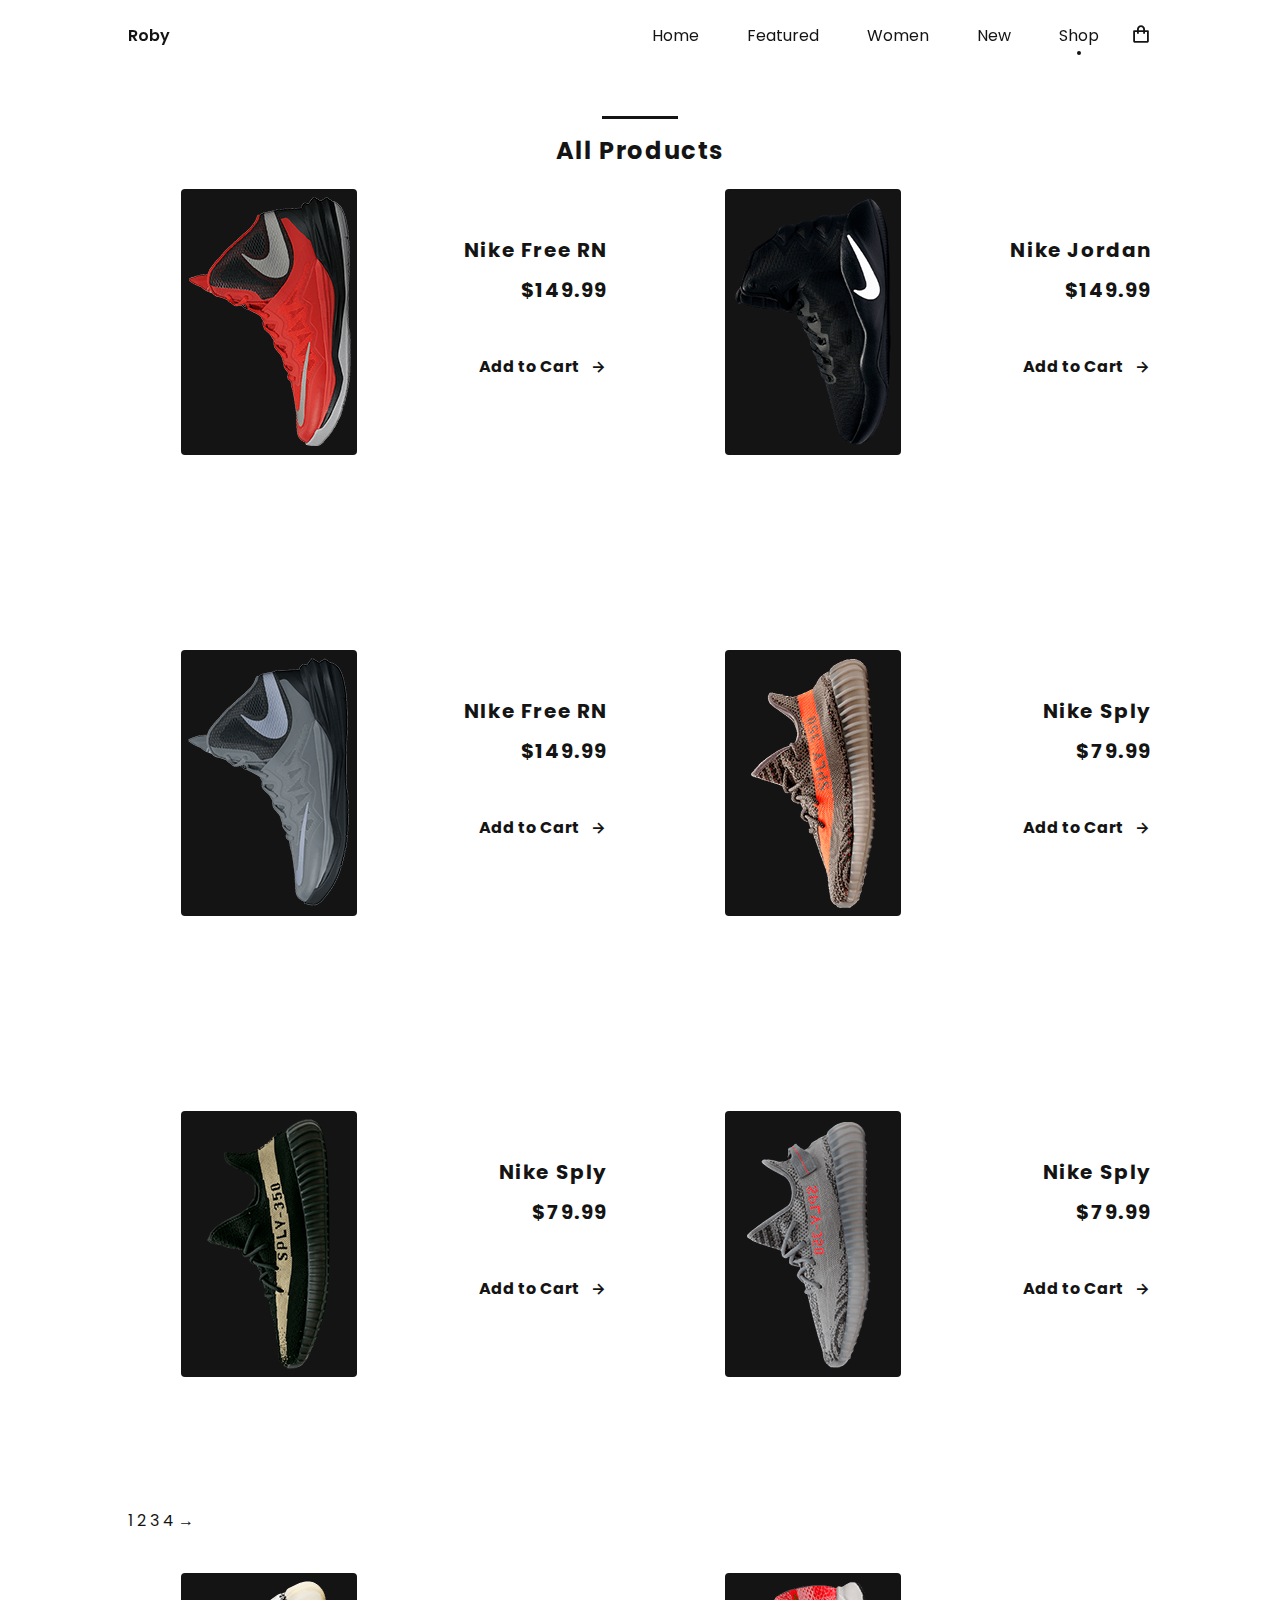
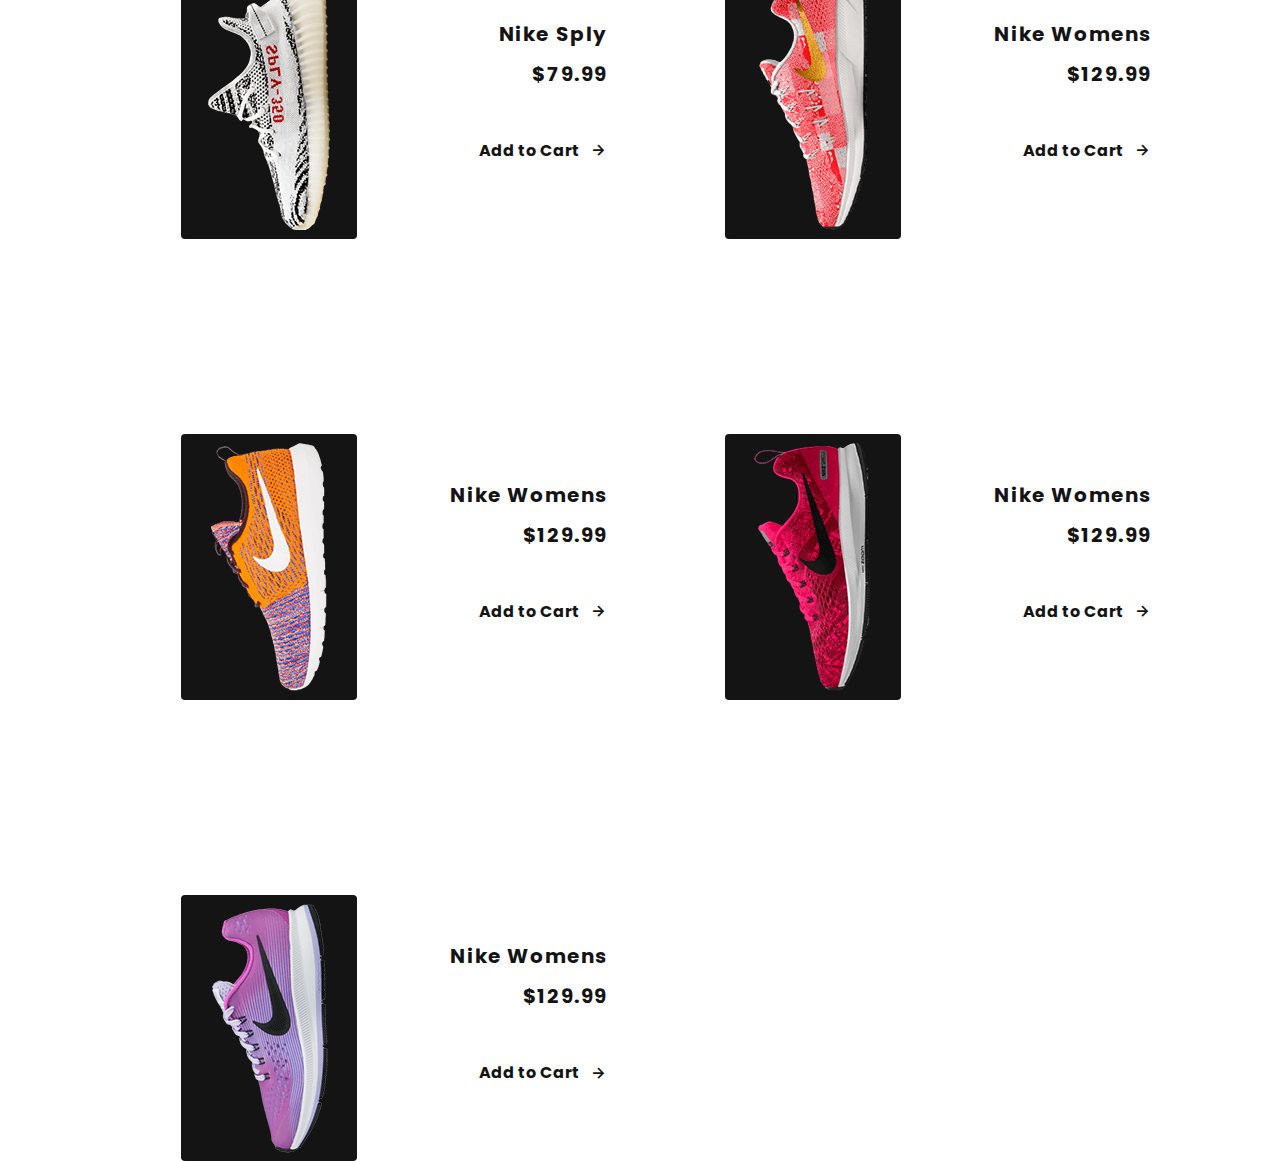
<file: Simple-E_Commerce-website-2/shop.html>
<!DOCTYPE html>
<html lang="en">
    <head>
        <meta charset="UTF-8">
        <meta name="viewport" content="width=device-width, initial-scale=1.0">

        <!-- ===== CSS ===== -->
        <link rel="stylesheet" href="assets/css/styles.css">


        <!-- ===== BOX ICONS ===== -->
        <link href='https://cdn.jsdelivr.net/npm/boxicons@2.0.5/css/boxicons.min.css' rel='stylesheet'>

        <title>Responsive Ecommerce Website Sneakers</title>
    </head>
    <body>

        <!--===== HEADER =====-->
        <header class="l-header" id="header">
            <nav class="nav bd-grid">
                <div class="nav__toggle" id="nav-toggle">
                    <i class='bx bxs-grid'></i>
                </div>

                <a href="#" class="nav__logo">Roby</a>

                <div class="nav__menu" id="nav-menu">
                    <ul class="nav__list">
                        <li class="nav__item"><a href="./index.html" class="nav__link">Home</a></li>
                        <li class="nav__item"><a href="./index.html" class="nav__link">Featured</a></li>
                        <li class="nav__item"><a href="./index.html" class="nav__link">Women</a></li>
                        <li class="nav__item"><a href="./index.html" class="nav__link">New</a></li>
                        <li class="nav__item"><a href="#shop" class="nav__link active">Shop</a></li>
                    </ul>
                </div>

                <div class="nav__shop">
                    <i class='bx bx-shopping-bag' ></i>
                </div>
            </nav>
        </header>

        <main class="l-main">
            <!--==== ALL PRODUCTS ====-->
            <section class="featured section" id="shop">
                <h2 class="section-title">All Products</h2>

                <div class="featured__container bd-grid">
                    <article class="sneaker">
                        <img src="assets/img/featured1.png" alt="" class="sneaker__sale">
                        <span class="sneaker__name">Nike Free RN</span>
                        <span class="sneaker__price">$149.99</span>
                        <a href="" class="button-light">Add to Cart <i class='bx bx-right-arrow-alt button-icon' ></i> </a>
                    </article>

                    <article class="sneaker">
                        <img src="assets/img/featured2.png" alt="" class="sneaker__sale">
                        <span class="sneaker__name">Nike Jordan</span>
                        <span class="sneaker__price">$149.99</span>
                        <a href="" class="button-light">Add to Cart <i class='bx bx-right-arrow-alt button-icon' ></i> </a>
                    </article>
                    
                    <article class="sneaker">
                        <img src="assets/img/featured3.png" alt="" class="sneaker__sale">
                        <span class="sneaker__name">NIke Free RN</span>
                        <span class="sneaker__price">$149.99</span>
                        <a href="" class="button-light">Add to Cart <i class='bx bx-right-arrow-alt button-icon' ></i> </a>
                    </article>

                    <article class="sneaker">
                        <img src="assets/img/new2.png" alt="" class="sneaker__sale">
                        <span class="sneaker__name">Nike Sply</span>
                        <span class="sneaker__price">$79.99</span>
                        <a href="" class="button-light">Add to Cart <i class='bx bx-right-arrow-alt button-icon' ></i> </a>
                    </article>

                    <article class="sneaker">
                        <img src="assets/img/new3.png" alt="" class="sneaker__sale">
                        <span class="sneaker__name">Nike Sply</span>
                        <span class="sneaker__price">$79.99</span>
                        <a href="" class="button-light">Add to Cart <i class='bx bx-right-arrow-alt button-icon' ></i> </a>
                    </article>
                    
                    <article class="sneaker">
                        <img src="assets/img/new4.png" alt="" class="sneaker__sale">
                        <span class="sneaker__name">Nike Sply</span>
                        <span class="sneaker__price">$79.99</span>
                        <a href="" class="button-light">Add to Cart <i class='bx bx-right-arrow-alt button-icon' ></i> </a>
                    </article>
                    
                    <article class="sneaker">
                        <img src="assets/img/new5.png" alt="" class="sneaker__sale">
                        <span class="sneaker__name">Nike Sply</span>
                        <span class="sneaker__price">$79.99</span>
                        <a href="" class="button-light">Add to Cart <i class='bx bx-right-arrow-alt button-icon' ></i> </a>
                    </article>

                    <article class="sneaker">
                        <img src="assets/img/women1.png" alt="" class="sneaker__sale">
                        <span class="sneaker__name">Nike Womens</span>
                        <span class="sneaker__price">$129.99</span>
                        <a href="" class="button-light">Add to Cart <i class='bx bx-right-arrow-alt button-icon' ></i> </a>
                    </article>

                    <article class="sneaker">
                        <img src="assets/img/women2.png" alt="" class="sneaker__sale">
                        <span class="sneaker__name">Nike Womens</span>
                        <span class="sneaker__price">$129.99</span>
                        <a href="" class="button-light">Add to Cart <i class='bx bx-right-arrow-alt button-icon' ></i> </a>
                    </article>

                    <article class="sneaker">
                        <img src="assets/img/women3.png" alt="" class="sneaker__sale">
                        <span class="sneaker__name">Nike Womens</span>
                        <span class="sneaker__price">$129.99</span>
                        <a href="" class="button-light">Add to Cart <i class='bx bx-right-arrow-alt button-icon' ></i> </a>
                    </article>

                    <article class="sneaker">
                        <img src="assets/img/women4.png" alt="" class="sneaker__sale">
                        <span class="sneaker__name">Nike Womens</span>
                        <span class="sneaker__price">$129.99</span>
                        <a href="" class="button-light">Add to Cart <i class='bx bx-right-arrow-alt button-icon' ></i> </a>
                    </article>

                </div>

                <div class="sneaker__pages bd-grid">
                    <div>
                        <span class="sneak__pag">1</span>
                        <span class="sneak__pag">2</span>
                        <span class="sneak__pag">3</span>
                        <span class="sneak__pag">4</span>
                        <span class="sneak__pag">&#8594</span>
                    </div>
                </div>
            </section>
        </main>

        <!--===== FOOTER =====
        <footer class="footer section">
            <div class="footer__container bd-grid">
                <div class="footer__box">
                    <h3 class="footer__title">Roby</h3>
                    <p class="footer__description">New collection of shoes 2021.</p>
                </div>

                <div class="footer__box">
                    <h3 class="footer__title">EXPLORE</h3>
                    <ul>
                        <li><a href="#home" class="footer__link">Home</a></li>
                        <li><a href="#featured" class="footer__link">Featured</a></li>
                        <li><a href="#women" class="footer__link">Women</a></li>
                        <li><a href="#new" class="footer__link">New</a></li>
                    </ul>
                </div>

                <div class="footer__box">
                    <h3 class="footer__title">SUPPORT</h3>
                    <ul>
                        <li><a href="#" class="footer__link">Product Help</a></li>
                        <li><a href="#" class="footer__link">Customer Care</a></li>
                        <li><a href="#" class="footer__link">Authorized Service</a></li>
                    </ul>
                </div>

                <div class="footer__box">
                    <a href="#" class="footer__social"><i class='bx bxl-facebook'></i></a>
                    <a href="#" class="footer__social"><i class='bx bxl-instagram'></i></a>
                    <a href="#" class="footer__social"><i class='bx bxl-twitter'></i></a>
                </div>
            </div>

            <p class="footer__copy">&#169; 2021 DSU Bois. All Rights Reserved.</p>
        </footer>   -->

        <!--===== MAIN JS =====-->
        <script src="assets/js/main.js"></script>
    </body>
</html>
</file>
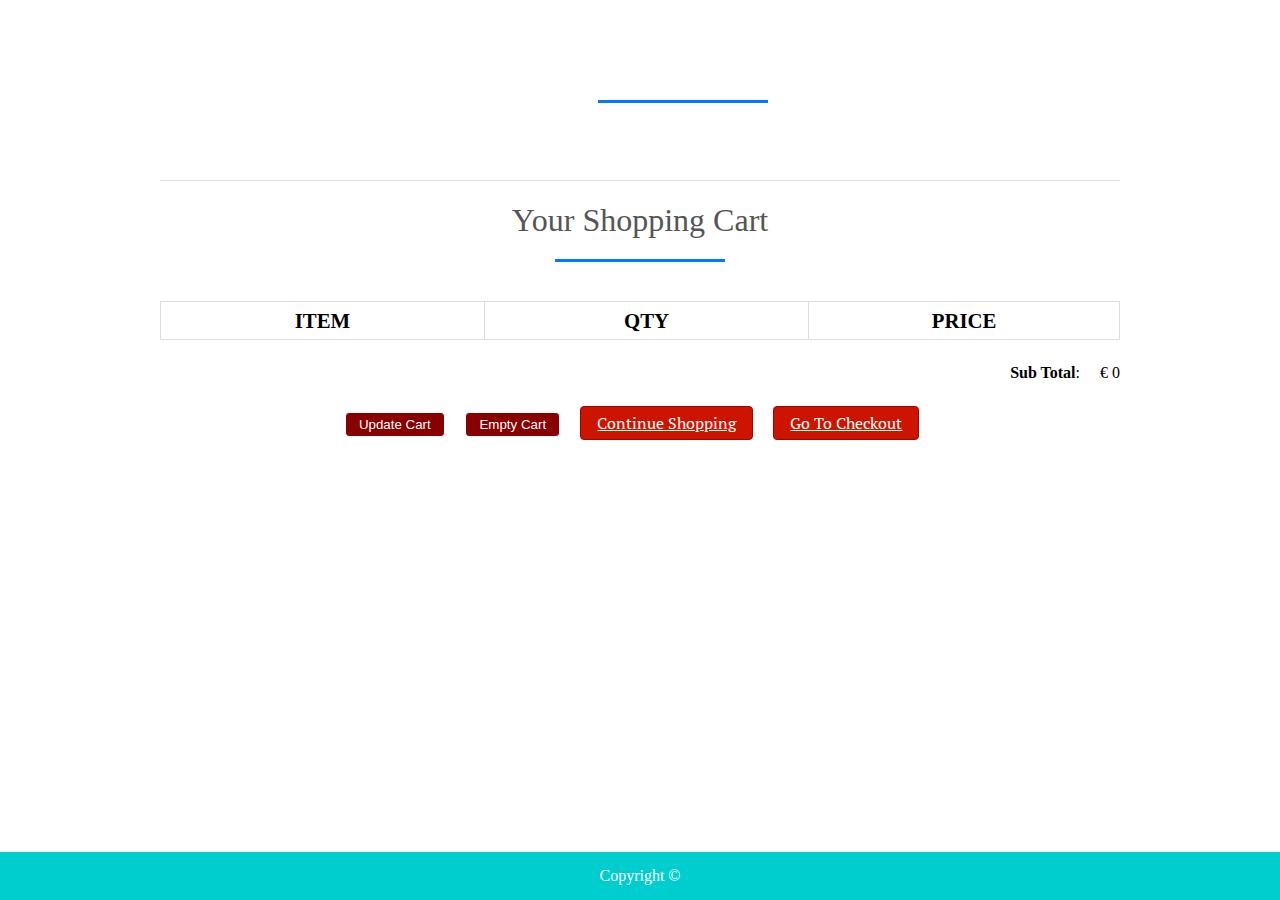
<file: Simple-E_Commerce-website-1/web1/cart.html>
<!DOCTYPE html>
<html>
<head>
<title>Your Shopping Cart</title>
<meta charset="utf-8" />
<link rel="stylesheet" href="style.css" media="screen" type="text/css" />
<script type="text/javascript" src="http://ajax.googleapis.com/ajax/libs/jquery/2.0.3/jquery.min.js"></script>
<script type="text/javascript" src="jquery.store.js"></script>
</head>

<body>

<div id="site">
	<header id="masthead">
		<h1></h1>
	</header>
	<div id="content">
		<h1>Your Shopping Cart</h1>
		<form id="shopping-cart" action="cart.html" method="post">
			<table class="shopping-cart">
			  <thead>
				<tr>
					<th scope="col">Item</th>
					<th scope="col">Qty</th>
					<th scope="col" colspan="2">Price</th>
				</tr>
			  </thead>
			  <tbody>
			  
			  </tbody>
			</table>
			<p id="sub-total">
				<strong>Sub Total</strong>: <span id="stotal"></span>
			</p>
			<ul id="shopping-cart-actions">
				<li>
					<input type="submit" name="update" id="update-cart" class="btn" value="Update Cart" />
				</li>
				<li>
					<input type="submit" name="delete" id="empty-cart" class="btn" value="Empty Cart" />
				</li>
				<li>
					<a href="index.html" class="btn">Continue Shopping</a>
				</li>
				<li>
					<a href="checkout.html" class="btn">Go To Checkout</a>
				</li>
			</ul>
		</form>
	</div>
	
	

</div>

<footer id="site-info">
		Copyright &copy; 
	</footer>

</body>
</html>
</file>
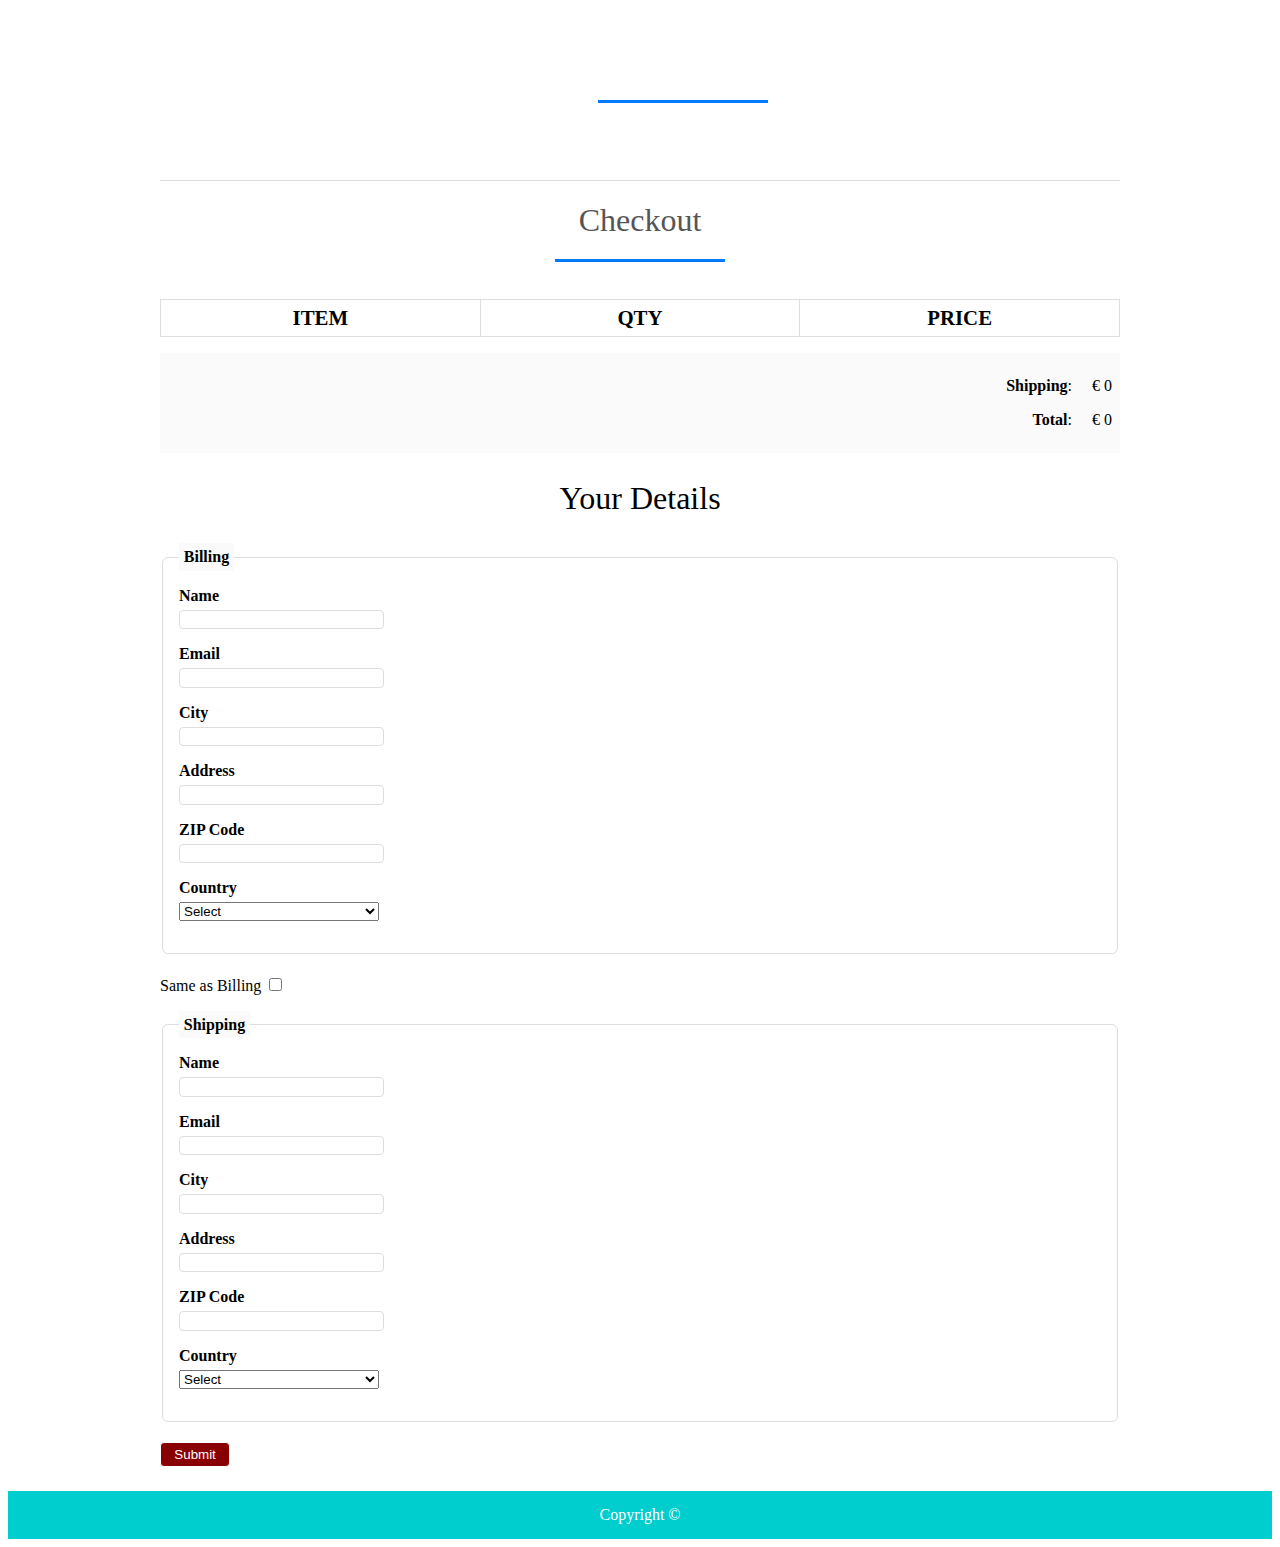
<file: Simple-E_Commerce-website-1/web1/checkout.html>
<!DOCTYPE html>
<html>
<head>
<title>Checkout</title>
<meta charset="utf-8" />
<link rel="stylesheet" href="style.css" media="screen" type="text/css" />
<script type="text/javascript" src="http://ajax.googleapis.com/ajax/libs/jquery/2.0.3/jquery.min.js"></script>
<script type="text/javascript" src="jquery.store.js"></script>
</head>

<body id="checkout-page">

<div id="site">
	<header id="masthead">
		<h1></h1>
	</header>
	<div id="content">
		<h1>Checkout</h1>
			<table id="checkout-cart" class="shopping-cart">
			  <thead>
				<tr>
					<th scope="col">Item</th>
					<th scope="col">Qty</th>
					<th scope="col">Price</th>
				</tr>
			  </thead>
			  <tbody>
			  
			  </tbody>
			</table>
		 <div id="pricing">
			
			<p id="shipping">
				<strong>Shipping</strong>: <span id="sshipping"></span>
			</p>
			
			<p id="sub-total">
				<strong>Total</strong>: <span id="stotal"></span>
			</p>
		 </div>
		 
		 <form action="order.html" method="post" id="checkout-order-form">
		 	<h2>Your Details</h2>
		 	
		 	<fieldset id="fieldset-billing">
		 		<legend>Billing</legend>
		 		<div>
		 			<label for="name">Name</label>
		 			<input type="text" name="name" id="name" data-type="string" data-message="This field cannot be empty" />
		 		</div>
		 		<div>
		 			<label for="email">Email</label>
		 			<input type="text" name="email" id="email" data-type="expression" data-message="Not a valid email address" />
		 		</div>
		 		<div>
		 			<label for="city">City</label>
		 			<input type="text" name="city" id="city" data-type="string" data-message="This field cannot be empty" />
		 		</div>
		 		<div>
		 			<label for="address">Address</label>
		 			<input type="text" name="address" id="address" data-type="string" data-message="This field cannot be empty" />
		 		</div>
		 		<div>
		 			<label for="zip">ZIP Code</label>
		 			<input type="text" name="zip" id="zip" data-type="string" data-message="This field cannot be empty" />
		 		</div>
		 		<div>
		 			<label for="country">Country</label>
		 			<select name="country" id="country" data-type="string" data-message="This field cannot be empty">
		 				<option value="">Select</option>
		 				<option value="De">Denmark</option>
		 				<option value="IN">India</option>
		 			</select>
		 		</div>
		 	</fieldset>
		 	
		 	<div id="shipping-same">Same as Billing <input type="checkbox" id="same-as-billing" value=""/></div>
		 	
		 	<fieldset id="fieldset-shipping">
		 		
		 		<legend>Shipping</legend>
		 		
		 		<div>
		 			<label for="sname">Name</label>
		 			<input type="text" name="sname" id="sname" data-type="string" data-message="This field cannot be empty" />
		 		</div>
		 		<div>
		 			<label for="semail">Email</label>
		 			<input type="text" name="semail" id="semail" data-type="expression" data-message="Not a valid email address" />
		 		</div>
		 		<div>
		 			<label for="scity">City</label>
		 			<input type="text" name="scity" id="scity" data-type="string" data-message="This field cannot be empty" />
		 		</div>
		 		<div>
		 			<label for="saddress">Address</label>
		 			<input type="text" name="saddress" id="saddress" data-type="string" data-message="This field cannot be empty" />
		 		</div>
		 		<div>
		 			<label for="szip">ZIP Code</label>
		 			<input type="text" name="szip" id="szip" data-type="string" data-message="This field cannot be empty" />
		 		</div>
		 		<div>
		 			<label for="scountry">Country</label>
		 			<select name="scountry" id="scountry" data-type="string" data-message="This field cannot be empty">
		 				<option value="">Select</option>
		 				<option value="De">Denmark</option>
		 				<option value="IN">India</option>
		 			</select>
		 		</div>
		 	</fieldset>
		 	
		 	<p><input type="submit" id="submit-order" value="Submit" class="btn" /></p>
		 
		 </form>
	</div>
	
	

</div>

<footer id="site-info">
		Copyright &copy;
	</footer>

</body>
</html>
</file>
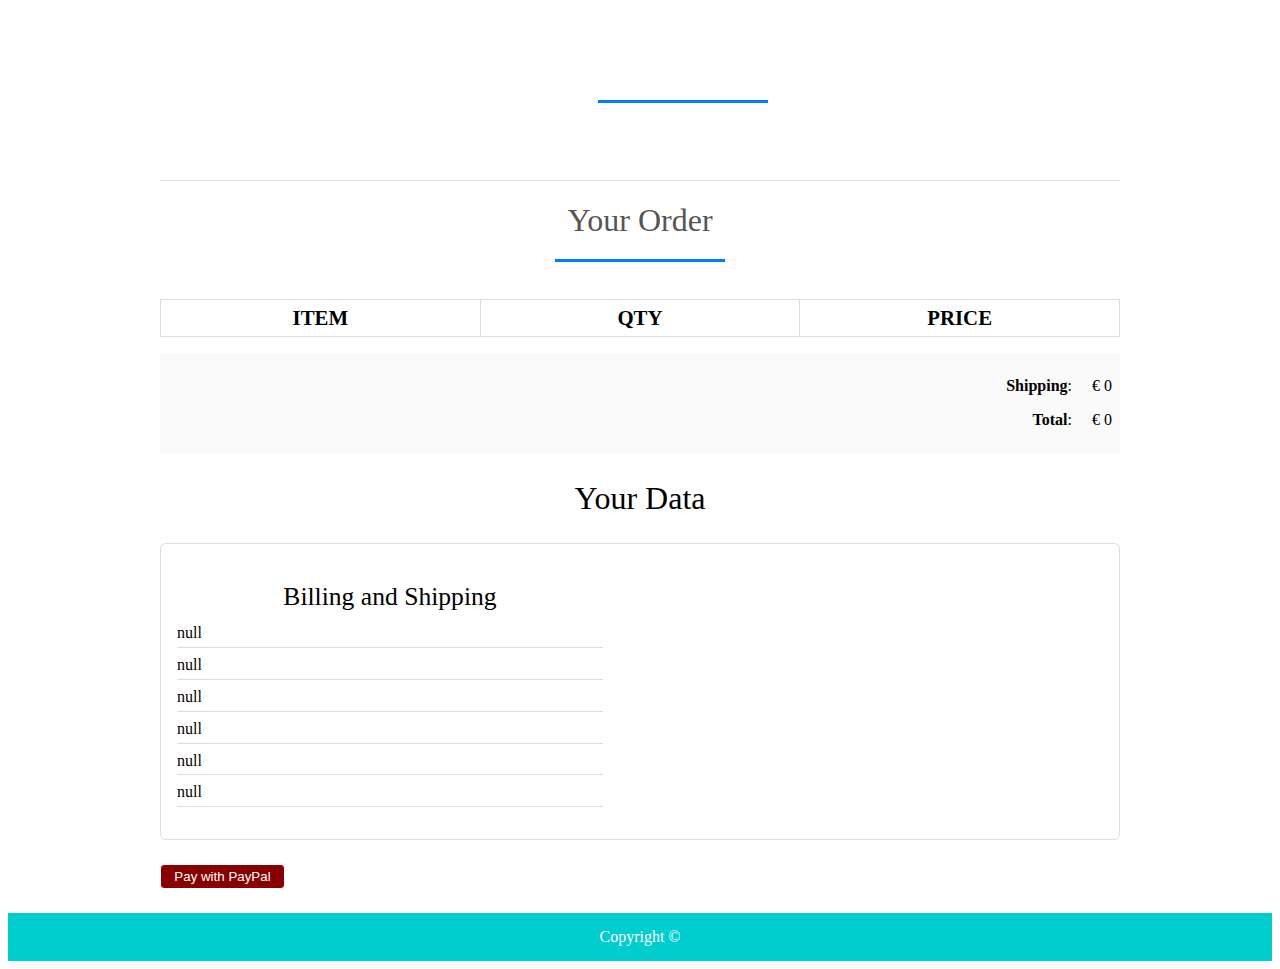
<file: Simple-E_Commerce-website-1/web1/order.html>
<!DOCTYPE html>
<html>
<head>
<title>Your Order</title>
<meta charset="utf-8" />
<link rel="stylesheet" href="style.css" media="screen" type="text/css" />
<script type="text/javascript" src="http://ajax.googleapis.com/ajax/libs/jquery/2.0.3/jquery.min.js"></script>
<script type="text/javascript" src="jquery.store.js"></script>
</head>

<body id="checkout-page">

<div id="site">
	<header id="masthead">
		<h1></h1>
	</header>
	<div id="content">
		<h1>Your Order</h1>
			<table id="checkout-cart" class="shopping-cart">
			  <thead>
				<tr>
					<th scope="col">Item</th>
					<th scope="col">Qty</th>
					<th scope="col">Price</th>
				</tr>
			  </thead>
			  <tbody>
			  
			  </tbody>
			</table>
		 <div id="pricing">
			
			<p id="shipping">
				<strong>Shipping</strong>: <span id="sshipping"></span>
			</p>
			
			<p id="sub-total">
				<strong>Total</strong>: <span id="stotal"></span>
			</p>
		 </div>
		 
		 <div id="user-details">
		 	<h2>Your Data</h2>
		 	<div id="user-details-content"></div>
		 </div>
		 
		 
		 
		 
<form id="paypal-form" action="" method="post">
	<input type="hidden" name="cmd" value="_cart" />
	<input type="hidden" name="upload" value="1" />
	<input type="hidden" name="business" value="" />
        
	<input type="hidden" name="currency_code" value="" />
	<input type="submit" id="paypal-btn" class="btn" value="Pay with PayPal" />
</form>
		 
		 
	</div>
	
	

</div>

<footer id="site-info">
		Copyright &copy; 
	</footer>

</body>
</html>
</file>
<file: Simple-E_Commerce-website-2/assets/css/styles.css>
/*===== GOOGLE FONTS =====*/
@import url("https://fonts.googleapis.com/css2?family=Poppins:wght@400;500;600;700&display=swap");
/*===== VARIABLES CSS =====*/
 :root{
  --header-height: 3rem;
 
  /*===== Font weight =====*/
  --font-medium: 500;
  --font-semi-bold: 600;
  --font-bold: 700;

  /*===== Colores =====*/
  --dark-color: #141414;
  -dark-color-light: #8A8A8A;
  -dark-color-lighten: #F2F2F2;
  --white-color: #FFF;

  /*===== Font and typography =====*/
  --body-font: 'Poppins', sans-serif;
  --big-font-size: 1.25rem;
  --bigger-font-size: 1.5rem;
  --biggest-font-size: 2rem;
  --h2-font-size: 1.25rem;
  --normal-font-size: .938rem;
  --smaller-font-size: .813rem;

  /*===== Margenes =====*/
  --mb-1: .5rem;
  --mb-2: 1rem;
  --mb-3: 1.5rem;
  --mb-4: 2rem;
  --mb-5: 2.5rem;
  --mb-6: 3rem;


  /*===== z index =====*/
  --z-fixed: 100;
  
  /*===== Rotate img =====*/
  --rotate-img: rotate(-30deg);
 }

 @media screen and (min-width: 768px){
   :root{
    --big-font-size: 1.5rem;
    --bigger-font-size: 2rem;
    --biggest-font-size: 3rem;
    --normal-font-size: 1rem;
    --smaller-font-size: .875rem;
   }
 }

/*===== BASE =====*/
*,::before,::after{
  box-sizing: border-box;
}

html{
  scroll-behavior: smooth;
}

body{
  margin: var(--header-height) 0 0 0;
  font-family: var(--body-font);
  font-size: var(--normal-font-size);
  font-weight: var(--dark-color);
  color: var(--dark-color);
  line-height: 1.6;
}

h1.h2.h3,p,ul{
  margin: 0;
}

ul{
  padding: 0;
  list-style: none;
}

a{
  text-decoration: none;
  color: var(--dark-color);
}

img{
  max-width: 100%;
  height: auto;
  display: block;
}

/*===== CLASS CSS ===== */
.section{
  padding: 5rem 0 2rem;
}

.section-title{
  position: relative;
  font-size: var(--big-font-size);
  margin-bottom: var(--mb-4);
  text-align: center;
  letter-spacing: .1rem;
}

.section-title::after{
  content: '';
  position: absolute;
  width: 56px;
  height: .18rem;
  top: -1rem;
  left: 0;
  right: 0;
  margin: auto;
  background-color: var(--dark-color);
}

/*===== LAYOUT =====*/
.bd-grid{
  max-width: 1024px;
  display: grid;
  grid-template-columns: 100%;
  column-gap: 2rem;
  width: calc(100% - 2rem);
  margin-left: var(--mb-2);
  margin-right: var(--mb-2);
}

.l-header{
  width: 100%;
  position: fixed;
  top: 0;
  left: 0;
  z-index: var(--z-fixed);
  background-color: var(--dark-color-lighten);
}

/*===== NAV =====*/
.nav{
  height: var(--header-height);
  display: flex;
  justify-content: space-between;
  align-items: center;
}

@media screen and (max-width: 768px){
  .nav__menu{
    position: fixed;
    top: var(--header-height);
    left: -100%;
    width: 70%;
    height: 100vh;
    padding: 2rem;
    background-color: var(--white-color);
    transition: .5s;
  }
}

.nav__item{
  margin-bottom: var(--mb-4);
}

.nav__logo{
  font-weight: var(--font-semi-bold);
}

.nav__toggle, .nav__shop{
  font-size: 1.3rem;
  cursor: pointer;
}

/*Show menu*/
.show{
  left: 0;
 }

/*Active link*/
.active{
  position: relative;
}

.active::before{
  content: '';
  position: absolute;
  bottom: -.5rem;
  left: 45%;
  width: 4px;
  height: 4px;
  background-color: var(--dark-color);
  border-radius: 50%;
}

/*Change color header*/
.scroll-header{
  background-color: var(--white-color);
  box-shadow: 0 2px 4px rbga(0,0,0,.1);
}

/*===== HOME =====*/
.home{
  background-color: var(--dark-color-lighten);
  overflow: hidden;
}

.home__container{
  height: calc(100vh - var(--header-height));
}

.home__sneaker{
  position: relative;
  display: flex;
  justify-content: center;
  align-self: center;
}

.home__shape{
  width: 220px;
  height: 220px;
  background-color: var(--dark-color);
  border-radius: 50%;
}

.home__img{
  position: absolute;
  top: 1.5em;
  max-width: initial;
  width: 275px;
  transform: var(--rotate-img);
}

.home__new{
  display: block;
  font-size: var(--smaller-font-size);
  font-weight: var(--font-semi-bold);
  margin-bottom: var(--mb-2);
}

.home__title{
  font-size: var(--bigger-font-size);
  margin-bottom: var(--mb-1);
}

.home__description{
  margin-bottom: var(--mb-6);
}

/*BUTTONS*/
.button{
  display: inline-block;
  background-color: var(--dark-color);
  color: var(--white-color);
  padding: 1.125rem 2rem;
  font-weight: var(--font-medium);
  border-radius: .5rem;
  transition: .3s;
}

.button:hover{
  transform: translateY(-.25rem);
}

.button-light{
  display: inline-flex;
  align-self: flex-end;
  color: var(--dark-color);
  font-weight: var(--font-bold);
  align-items: center;
}

.button-icon{
  font-size: 1.25rem;
  margin-left: var(--mb-1);
  transition: .3s;
}

.button-light:hover .button-icon{
  transform: translateX(.25rem);
}

/*===== FEATURED =====*/
.featured__container{
  row-gap: 2rem;
  grid-template-columns: repeat(auto-fit, minmax(220px, 1fr));
}

.sneaker{
  position: relative;
  display: flex;
  flex-direction: column;
  align-items: center;
  padding: 2rem;
  background-color: var(--dark-color-lighten);
  border-radius: .5rem;
  transition: .3s;
}

.sneaker__sale{
  position: absolute;
  left: .5rem;
  background-color: var(--dark-color);
  color: var(--white-color);
  padding: .25rem .5rem;
  border-radius: .25rem;
  font-size: var(--h2-font-size);
  transform: rotate(-90deg);
  letter-spacing: .1rem;
}

.sneaker__img{
  width: 220px;
  margin-top: var(--mb-3);
  margin-bottom: var(--mb-6);
  transform: var(--rotate-img);
  filter: drop-shadow(0 12px 8px rgba(0,0,0,.2));
}

.sneaker__name, .sneaker__price{
  font-size: var(--h2-font-size);
  letter-spacing: .1rem;
  align-self: flex-end;
  font-weight: var(--font-bold);
}

.sneaker__name{
  margin-bottom: var(--mb-1);
}

.sneaker__price{
  margin-bottom: var(--mb-6);
}

.sneaker:hover{
  transform: translateY(-.5rem);
}

.sneaker__pages{
  margin-top: var(--mb-6);
}

.sneaker__pag{
  padding: .5rem 1rem;
  border: 1px solid var(--dark-color);
}

.sneaker__pag:hover{
  background-color: var(--dark-color);
  color: var(--white-color);
}

/*===== COLLECTION =====*/
.collection__container{
  row-gap: 2rem;
  justify-content: center;
}

.collection__card{
  position: relative;
  display: flex;
  height: 328px;
  background-color: var(--dark-color-lighten);
  padding: 2rem;
  border-radius: .5rem;
  transition: .3s;
}

.collection__data{
  align-self: flex-end;
}

.collection__img{
  position: absolute;
  top: 0;
  right: 0;
  width: 230px;
}

.collection__name{
  font-size: var(--bigger-font-size);
  margin-bottom: .25rem;
}

.collection__description{
  margin-bottom: var(--mb-2);
}

.collection__card:hover{
  transform: translateY(-.5rem);
}

/*===== WOMEN SNEAKERS =====*/
.women__containers{
  row-gap: 2rem;
  grid-template-columns: repeat(auto-fit, minmax(220px, 1fr));
}

/*===== OFFER =====*/
.offer_container{
  grid-template-columns: 55% 45%;
  column-gap: 0;
  background-color: var(--dark-color-lighten);
  border-radius: .5rem;
  justify-content: center;
}

.offer__data{
  padding: 4rem 0 4rem 1.5rem;
}

.offer__title{
  font-size: var(--biggest-font-size);
  margin-bottom: .25rem;
}

.offer__description{
  margin-bottom: var(--mb-3);
}

.offer__data{
  width: 153px;
}
/*===== NEW COLLECTION  =====*/
.new__container{
  row-gap: 2rem;
}

.new__mens{
  display: flex;
  flex-direction: column;
  justify-content: center;
  background-color: var(--dark-color-lighten);
  border-radius: .5rem;
  padding: 2rem;
}

.new__mens-img{
  width: 276px;
  margin-bottom: var(--mb-3);
}

.new__title{
  font-size: var(--bigger-font-size);
  margin-bottom: .25rem;
}

.new__price{
  display: block;
  margin-bottom: var(--mb-3);
}

.new__sneaker{
  display: grid;
  gap: 1.5rem;
  grid-template-columns: repeat(auto-fit, minmax(220px, 1fr));
}

.new__sneaker-card{
  position: relative;
  padding: 3.5rem 1.5rem;
  background-color: var(--dark-color-lighten);
  border-radius: .5rem;
  overflow: hidden;
  display: flex;
  justify-content: center;
}

.new__sneaker-img{
  width: 220px;
}

.new__sneaker-overlay{
  position: absolute;
  left: 0;
  bottom: -100%;
  width: 100%;
  height: 100%;
  display: flex;
  justify-content: center;
  align-items: center;
  background-color: rgba(138,138,138,.3);
  transition: .3s;
}

.new__sneaker-card:hover .new__sneaker-overlay{
  bottom: 0;
}

/*===== NEWSLETTER =====*/
.newsletter__container{
  background-color: var(--dark-color);
  color: var(--white-color);
  padding: 2rem .5rem;
  border-radius: .5rem;
  text-align: center;
}

.newsletter__title{
  font-size: var(--bigger-font-size);
  margin-bottom: var(--mb-2);
}

.newsletter__description{
  margin-bottom: var(--mb-5);
}

.newsletter__subscribe{
  display: flex;
  column-gap: .5rem;
  background-color: var(--white-color);
  padding: .5rem;
  border-radius: .5rem;
}

.newsletter__input{
  outline: none;
  border: none;
  width: 90%;
  font-size: var(--normal-font-size);
}

.newsletter__input::placeholder{
  color: var(--dark-color);
  font-family: var(--body-font);
  font-size: var(--normal-font-size);
  font-weight: var(--font-semi-bold);
}

/*===== FOOTER =====*/
.footer__container{
  grid-template-columns: repeat(auto-fit, minmax(220px, 1fr));
}

.footer__box{
  margin-bottom: var(--mb-4);
}

.footer__title{
  font-size: var(--big-font-size);
}

.footer__link{
  display: block;
  width: max-content;
  margin-bottom: var(--mb-1);
}

.footer__social{
  font-size: 1.5rem;
  margin-right: 1.25rem;
}

.footer__copy{
  padding-top: 3rem;
  font-size: var(--smaller-font-size);
  color: var(--dark-color-light);
  text-align: center;
}

/* ===== MEDIA QUERIES=====*/
@media screen and (min-width: 576px){
  .collection__container{
    grid-template-columns: 415px;
  }

  .collection__img{
    width: 260px;
  }

  .offer__container{
    grid-template-columns: max-content max-content;
  }

  .offer__data{
    text-align: center;
  }

  .new__mens{
    align-items: center;
  }
}


@media screen and (min-width: 768px){
  body{
    margin: 0;
  }

  .section{
    padding: 7rem 0 3rem;
  }

  .section-title::after{
    width: 76px;
  }

  .nav{
    height: calc(var(--header-height) + 1.5rem);
  }

  .nav__menu{
    margin-left: auto;
  }
  .nav__list{
    display: flex;
  }
  .nav__item{
    margin-left: var(--mb-6);
    margin-bottom: 0;
  }
  .nav__toggle{
    display: none;
  }

  .home__container{
    height: 100vh;
    grid-template-columns: max-content max-content;
    justify-content: center;
    align-items: center;
  }
  .home__sneaker{
    order: 1;
  }
  .home__shape{
    width: 376px;
    height: 376px;
  }
  .home__img{
    width: 470px;
    top: 3.5rem;
    right: 0;
    left: -3rem;
  }

  .newsletter__container{
    grid-template-columns: max-content max-content;
    justify-content: center;
    align-items: center;
    padding: 4.5rem 2rem;
    column-gap: 3rem;
  }
  .newsletter__description{
    margin-bottom: 0;
  }
  .newsletter__subscribe{
    width: 360px;
    height: max-content;
  }
}

@media screen and (min-width: 1024px){
  .bd-grid{
    grid-template-columns: 50% 50%;
    row-gap: 20%;
    margin-left: auto;
    margin-right: auto;
  }

  .home__container{
    column-gap: 8rem;
  }

  .collection__container{
    grid-template-columns: repeat(2, 415px);
  }

  .new__container{
    grid-template-columns: max-content 1fr;
  }
  .new__mens{
    align-items: initial;
    justify-content: flex-end;
    padding: 4rem 2rem;
  }
  .new__mens-img{
    margin-bottom: var(--mb-6);
  }
}
</file>
<file: Simple-E_Commerce-website-1/web1/style.css>
@import url(http://fonts.googleapis.com/css?family=PT+Serif:400,700,400italic);
$itemGrow: 1.2;
$duration: 250ms;


*{
	margin:0;
	padding: 0;
}

#nav-bar
{
	position:sticky;
	top: 0;
	z-index: 10;
	
	
}

/* Add a black background color to the top navigation bar */
.topnav 
{
  	overflow: hidden;
	
 	
}

/* Style the links inside the navigation bar */
.topnav a 
{
  float: left;
  display: block;
  color: black;
  text-align: center;
  padding: 26px 16px;
  text-decoration: none;
  font-size: 17px;
  
}

/* Change the color of links on hover */
.topnav a:hover {
  background-color: #ddd;
  color: black;
}

/* Style the "active" element to highlight the current page */
.topnav a.active {
  background-color: #00CDCD;
  
}

.navbarNav ul .li
{
	color: white;
	background-color: black;
}

.topnav a 
{
  	background-color: white;
	font-size: 20px;
  
}
.navbar-brand img
{
	height:100px;
	padding-left:0;
	
}

.navbar-nav li
{
	padding: 0 10px;
}

.navbar-nav li a
{
	float: right;
	text-align: left;
	font-size: 20px;
	
	background-color: #00CDCD;
	
  	
	
}


#nav-bar ul li a:hover
{
	color:#007bff!important;
}

.navbar
{
	background-color: #00CDCD;
	margin-bottom: 20px;
	
}

.navbar-toggler
{
	border: none;
	
}

.navbar-link
{
	color:#555!important;
	font-weight:600;
	font-size:16px;
}


#Slider
{
	
	width: auto;
	height: 240px;;
}



/*-----product images------*/
.featured-categories
{
	margin: 50px 0;
	
}

.featured-categories img
{
	width: 100%;
	padding: 20px 0;
	transition: 1s;
	cursor: pointer;
	height: 240px;
}

.featured-categories img:hover
{
	transform: scale(1.1)
}

/*---on sale---*/
.title-box
{
	background: #00CDCD;
	color: #fff;
	width: 180px;
	padding: 4px 10px;
	height: 40px;
	margin-bottom: 30px;
	display: flex;
	margin-top: 70px;
}



.title-box h2
{
	font-size: 24px;	
}
.title-box::after
{
	content: '';
	border-top: 40px #00cdcd;
	border-right: 50px solid transparent;
	position: absolute;
	display: flex;
	margin-top: -4px;
	margin-left: 170px;
}

h1, h2, h3, h4, h5, h6 {
	font-weight: normal;
	font-size: 50%;
}

#site {
	max-width: 960px;
	margin: 0 auto;
	padding: 0 1em;
}



/*-----product-top css-------*/

.product-top img
{
	width: 100%;
	height: 300px;
}
.overlay-right
{
	display: block;
	opacity: 0;
	position: absolute;
	top: 10%;
	margin-left: 0;
	width: 70px;
	margin-bottom: 5%;
	margin-top: 5%;
	
}
.overlay-right .fa
{
	cursor: pointer;
	background-color: #fff;
	color: #000;
	height: 35px;
	width: 35px;
	font-size: 20px;
	padding: 7px;
	margin-bottom: 5%;
	margin-top: 10px;;
	 

}
.overlay-right .btn-secondary
{
	background: none !important;
	border: none !important;
	box-shadow: none !important;
}
.product-top:hover .overlay-right
{
	opacity: 1;
	margin-left: 5%;
	transition: 0.5s;
}

.product-bottom h3
{
	font-size: 28px;
	padding-bottom: 10px; 
}

#masthead {
	margin-top: 3em;
	padding: 2em 0 0.5em 0;
	border-bottom: 1px solid #ddd;
}

#masthead h1 {
	margin: 0;
	font-size: 3.5em;
	overflow: hidden;
	padding-left: 85px;
	min-height: 82px;
	line-height: 2.3;
	
	
	
}

.tagline {
	float: right;
	color: #00CDCD;
	font-size: 14px;
	padding-top: 3.5em;
}

#products ul {
	margin: 1.5em 0;
	padding: 0;
	list-style: none;
	overflow: hidden;
}

#products li {
	float: left;
	width: 31%;
	margin: 0 1%;
	display: block;
}

.product-image {
	width: 100%;
	padding: 20px 0;
	transition: 1s;
	cursor: pointer;
	height: 300px;
	overflow: hidden;
	
}

.product-description {
	
	
	color: black;
	border-radius: 5px;
}

.product-name {
	text-align: center;
	color: black;
	margin: 0;
	font-size: 1.4em;
	
	
	text-transform: uppercase;
	letter-spacing: 0.1em;
}

.product-price {
	width: 2.7em;
	height: 2em;
	font-size: 1.7em;
	text-align: center;
	margin-left: 90px;
	background: #fff;
	color: black;
	
}

form.add-to-cart div
{
	text-align: center;
	color: black;

	
	
}

form.add-to-cart p 
{
	text-align: center;
	
	color: #00CDCD;
}

form.add-to-cart p .btn
{
	text-align: center;
	
	color: white;
	background: red;
	margin-bottom: 40px;
}


form input.qty {
	width: 60px;
	border: 2px solid #eee;
	font: 1.5em 'PT Serif', serif;
	background: #f9f9f9;
	color: #000;
	border-radius: 3px;
	margin-left: 0.4em;
	
}

.btn{
	display: inline-block;
	background: #800;
	color: white;
	
	padding: 0.3em 1em;
	text-align: center;
	border-radius: 4px;
	border: 1px solid white;
}
 a.btn {
	display: inline-block;
	background: #cc1400;
	color: #fff;
	font: 1em 'PT Serif', serif;
	padding: 0.3em 1em;
	text-align: center;
	border-radius: 4px;
	border: 1px solid #a00;
}


#slider
{
	width: 100%;
}

#about
{
	padding-top: 50px;
	padding-bottom: 50px;
	color:#555;
}


#about .btn
{
	margin-top:20px;
	margin-bottom:30px;
	
}

.about-content
{
	padding-top: 20px;
}

.skills-bar p
{
	margin-bottom:6px;
	font-weight: 600;
}

.progress-bar
{
	border-radius:16px;
}

.progress
{
	border-radius:16px!important;
	margin-bottom: 20px;
	
}

#services
{
	background: black;
	background-size: cover;
	background-position: center;
	color:#555!important;
	background-attachment: fixed;
	padding-top:50px;
	padding-bottom: 50px;
}



#services h1
{
	text-align: center;
	color:#fff!important;
	padding-bottom: 10px;
}

#services h1::after
{
	content: '';
	background:#efefef;
	display: block;
	height:3px;
	width:170px;
	margin: 20px auto 5px;
}
#services h3
{
	font-weight: 400;
	color: white;
	margin: auto;
}
#services p
{
	font-weight: 400;
	color: white;
	margin: auto;
	margin-top: 20px;
}


#services i
{
	
	color: white;
}

.icon
{
	font-size:40px;
	margin:20px auto;
	padding: 20px;
	height: 80px;
	width:80px;
	border:1px solid #fff;
	border-radius:50%;
}

.services .col-md-4:hover{
	background:#007bff;
	cursor: pointer;
	transition: 0.7s;
	
}


/*-------team-------*/
#team
{
	padding-top: 50px;
	padding-bottom: 50px;
	color: #555;
	
}

h1
{
	text-align: center;
	color: #555!important;
	padding-bottom: 10px;
}

h1::after
{
	content:'';
	background: #007bff;
	display: block;
	height: 3px;
	width: 170px;
	margin: 20px auto 5px;
}

.profile-pic .img-box
{
	opacity: 1;
	display: block;
	position: relative;
}

.profile-pic .img-box img
{
	filter: grayscale(1);
	
}

.profile-pic .img-box img:hover
{
	filter: grayscale(0);
	cursor: pointer;
	
}

.profile-pic h2
{
	font-size: 22px;
	font-weight: bold;
	margin-top:15px;
	color: #007bff!important;
	
}

.profile-pic h3
{
	font-size: 15px;
	font-weight: bold;
	margin-top:15px;
	color: black;
	
}

#team .fa
{
	height:25px;
	width: 25px;
	color: #007bff !important;
	background: #fff;
	padding: 4px;
	border-radius: 50%;
}

.img-box ul
{
	padding: 15px 0;
	position: absolute;
	z-index: 2;
	bottom: 0;
	left: 50%;
	transform: translateX(-50%);
	opacity: 0;
}

.img-box ul li
{
	padding: 5px;
	display: inline-block;
}

.img-box:hover ul
{
	opacity: 1;
	
}

.img-box ul, .img-box ul
{
	transition: 0.5s;
}

.img-responsive
{
	height: 250px;
	width: 200px;
	margin: 0px 50px;
	
	
}


/*-------contact---------*/

#contact
{
	background: #efefef;
	padding-top: 40px;
	padding-bottom: 40px;
	color: #777;

}

.contact-form
{
	padding: 15px;
}

::placeholder
{
	color: #999!important;
}

.follow
{
	background: #fff;
	padding: 10px;
	margin: 15px;
}

.contact-info .fa
{
	margin: 10px;
	color: #007bff;
	font-weight: bold;
}











#site-info {
	height: 3em;
	width: 100%;
	line-height: 3;
	text-align: center;
	background: #00CDCD;
	position: absolute;
	color: #fff;
	left: 0;
	bottom: 0;
}

body#checkout-page #site-info {
	position: static;
}

#shopping-cart {
	margin: 1.5em 0;
}

.shopping-cart {
	border: 1px solid #ddd;
	border-collapse: collapse;
	border-spacing: 0;
	width: 100%;
	table-layout: fixed;
}

.shopping-cart th {
	font-size: 1.3em;
	padding: 0.3em;
	width: 33.3%;
	border: 1px solid #ddd;
	text-transform: uppercase;
}

.shopping-cart td {
	padding: 0.3em;
	width: 33.3%;
	border: 1px solid #ddd;
}

.shopping-cart tr:nth-child(even) {
	background: #fafafa;
},

.shopping-cart td.pdelete {
	text-align: center;
}

.pdelete a,
.pdelete a:hover {
	color: #c00;
	text-decoration: none;
	font-size: 2.5em;
	display: block;
	text-align: center;
}

#shopping-cart-actions {
	margin: 1.5em 0;
	padding: 0;
	list-style: none;
	text-align: center;
}

#shopping-cart-actions li {
	display: inline-block;
	margin-right: 1em;
}

#pricing {
	padding: 0.5em;
	margin: 1em 0;
	background: #fafafa;
}

#sub-total, #shipping {
	margin: 1.5em 0;
	text-align: right;
}

#sub-total span,
#shipping span {
	margin-left: 1em;
}

#content > h1,
#checkout-order-form h2 {
	font-size: 2em;
	text-align: center;
}

#pricing #sub-total,
#pricing #shipping {
	margin: 1em 0;
}

#checkout-order-form {
	margin: 1.5em 0;
}

#checkout-order-form fieldset {
	border: 1px solid #ddd;
	border-radius: 6px;
	padding: 1em;
	margin-bottom: 1.3em;
}

#checkout-order-form legend {
	padding: 0.3em;
	background: #fafafa;
	font-weight: bold;
}

#checkout-order-form div {
	margin-bottom: 1em;
}

#checkout-order-form label {
	display: block;
	font-weight: bold;
	margin-bottom: 0.3em;
	text-align: left;
}

#checkout-order-form input[type="text"] {
	width: 200px;
	display: block;
	background: #fff;
	border: 1px solid #ddd;
	border-radius: 4px;
	padding: 0.1em;
}

#checkout-order-form select {
	width: 200px;
	display: block;
}

.message {
	display: block;
	margin: 0.5em 0;
	color: red;
}

#user-details {
	margin: 1.5em 0;
}

#user-details > h2 {
	text-align: center;
	font-size: 2em;
}

#user-details-content {
	margin: 1.5em 0;
	padding: 1em;
	border: 1px solid #ddd;
	border-radius: 6px;
	overflow: hidden;
}

#user-details-content .detail {
	float: left;
	width: 46%;
}

#user-details-content .detail.right {
	float: right;
}

#user-details-content .detail > h2 {
	text-align: center;
	font-size: 1.6em;
	margin-bottom: 0.5em;
}

#user-details-content ul {
	margin: 0 0 1em 0;
	padding: 0;
	list-style: none;
}

#user-details-content li {
	display: block;
	margin-bottom: 0.5em;
	padding-bottom: 0.3em;
	border-bottom: 1px solid #ddd;
}

#paypal-form {
	margin: 1.5em 0;
}
</file>
